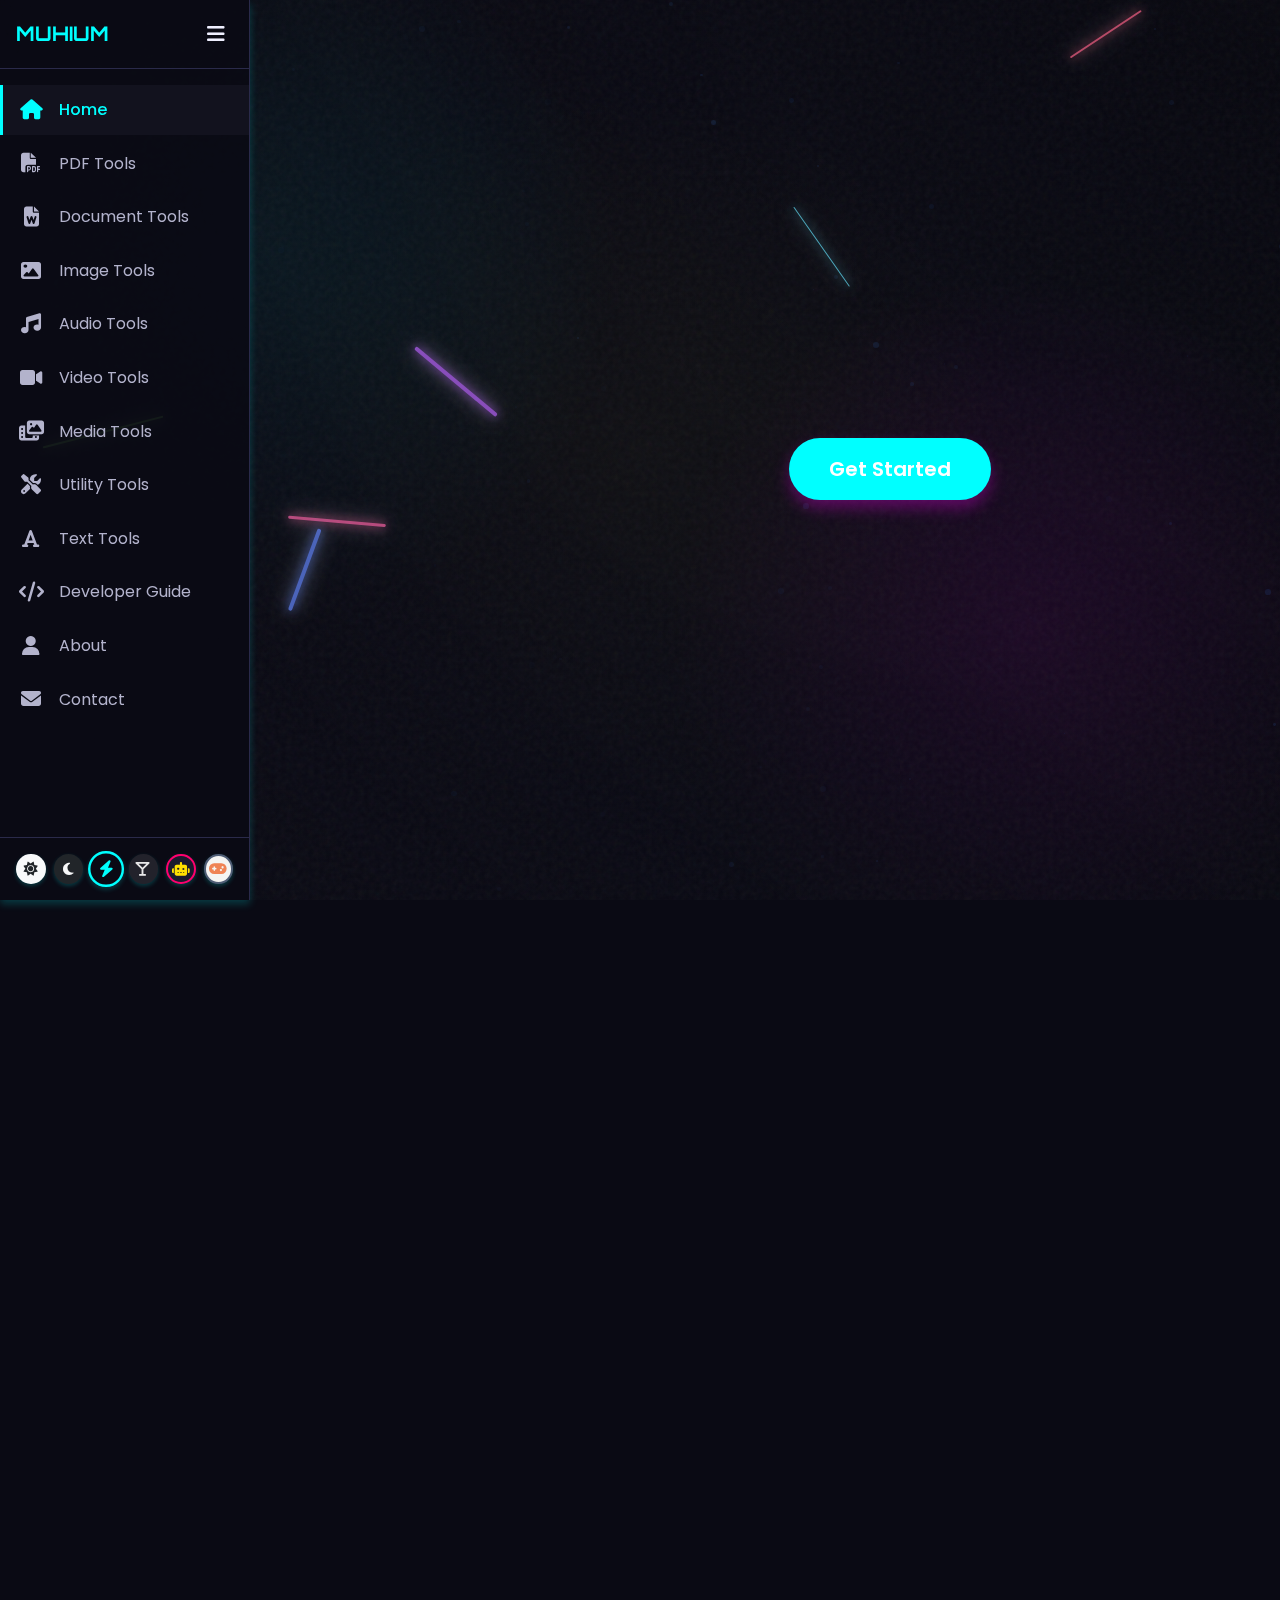
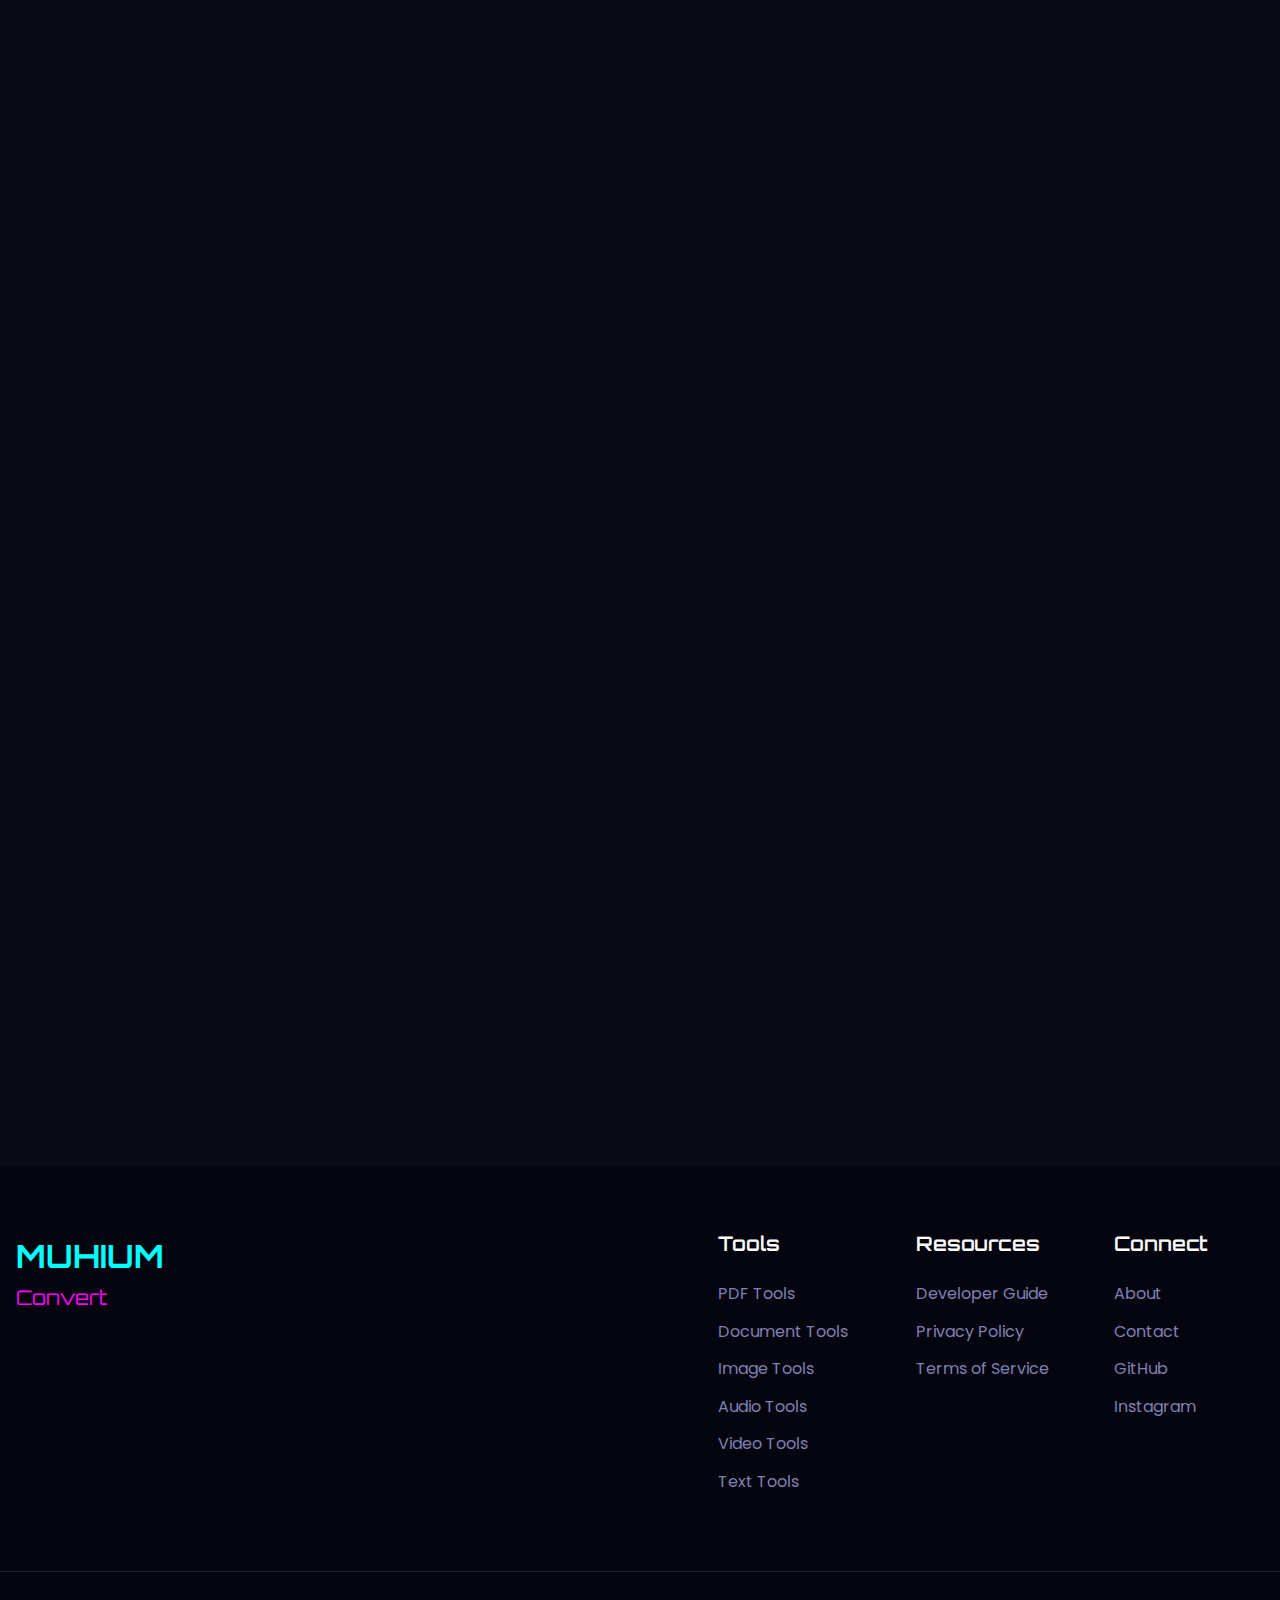
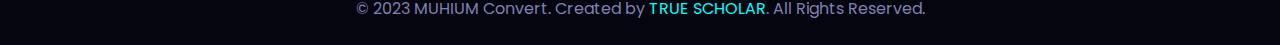
<file: index.html>
<!DOCTYPE html>
<html lang="en">
<head>
    <meta charset="UTF-8">
    <meta name="viewport" content="width=device-width, initial-scale=1.0">
    <meta name="description" content="MUHIUM Convert - The Ultimate Multi-Format Conversion Experience. Convert PDFs, documents, images, audio, video and more with our cutting-edge tools.">
    <meta name="keywords" content="file converter, pdf tools, image converter, audio converter, video converter, text tools, format conversion">
    <meta name="author" content="TRUE SCHOLAR">
    
    <!-- Open Graph / Social Media Meta Tags -->
    <meta property="og:title" content="MUHIUM Convert - Ultimate Multi-Format Conversion">
    <meta property="og:description" content="Convert Anything. Elevate Everything. The most advanced file conversion suite with immersive UI.">
    <meta property="og:type" content="website">
    <meta property="og:url" content="https://muhium-convert.com">
    
    <!-- Structured Data -->
    <script type="application/ld+json">
    {
        "@context": "https://schema.org",
        "@type": "WebApplication",
        "name": "MUHIUM Convert",
        "description": "The Ultimate Multi-Format Conversion Experience",
        "applicationCategory": "Utility",
        "operatingSystem": "Any",
        "offers": {
            "@type": "Offer",
            "price": "0.00",
            "priceCurrency": "USD"
        },
        "author": {
            "@type": "Person",
            "name": "TRUE SCHOLAR"
        }
    }
    </script>
    
    <title>MUHIUM Convert - Ultimate Multi-Format Conversion</title>
    <link rel="stylesheet" href="css/globals.css">
    <link rel="stylesheet" href="css/animations.css">
    <link rel="stylesheet" href="https://cdnjs.cloudflare.com/ajax/libs/font-awesome/6.4.0/css/all.min.css">
    <!-- Favicon -->
    <link rel="icon" href="img/favicon.ico" type="image/x-icon">
    <!-- PWA Support -->
    <link rel="manifest" href="manifest.json">
    <meta name="theme-color" content="#101020">
</head>
<body class="theme-neon">
    <div class="animated-background">
        <div class="particle-layer"></div>
        <div class="gradient-layer"></div>
        <div class="noise-layer"></div>
    </div>

    <!-- Sidebar Navigation -->
    <nav class="sidebar" id="sidebar">
        <div class="sidebar-header">
            <div class="logo">
                <span class="logo-text">MUHIUM</span>
            </div>
            <button id="sidebar-toggle" class="sidebar-toggle" aria-label="Toggle Sidebar">
                <i class="fas fa-bars"></i>
            </button>
        </div>
        <div class="sidebar-content">
            <ul class="nav-links">
                <li class="active"><a href="index.html"><i class="fas fa-home"></i> <span>Home</span></a></li>
                <li><a href="pdf-tools.html"><i class="fas fa-file-pdf"></i> <span>PDF Tools</span></a></li>
                <li><a href="document-tools.html"><i class="fas fa-file-word"></i> <span>Document Tools</span></a></li>
                <li><a href="image-tools.html"><i class="fas fa-image"></i> <span>Image Tools</span></a></li>
                <li><a href="audio-tools.html"><i class="fas fa-music"></i> <span>Audio Tools</span></a></li>
                <li><a href="video-tools.html"><i class="fas fa-video"></i> <span>Video Tools</span></a></li>
                <li><a href="media-tools.html"><i class="fas fa-photo-film"></i> <span>Media Tools</span></a></li>
                <li><a href="utility-tools.html"><i class="fas fa-tools"></i> <span>Utility Tools</span></a></li>
                <li><a href="text-tools.html"><i class="fas fa-font"></i> <span>Text Tools</span></a></li>
                <li><a href="developer-guide.html"><i class="fas fa-code"></i> <span>Developer Guide</span></a></li>
                <li><a href="about.html"><i class="fas fa-user"></i> <span>About</span></a></li>
                <li><a href="contact.html"><i class="fas fa-envelope"></i> <span>Contact</span></a></li>
            </ul>
        </div>
        <div class="sidebar-footer">
            <div class="theme-selector">
                <button class="theme-btn" data-theme="light" aria-label="Light Theme"><i class="fas fa-sun"></i></button>
                <button class="theme-btn" data-theme="dark" aria-label="Dark Theme"><i class="fas fa-moon"></i></button>
                <button class="theme-btn" data-theme="neon" aria-label="Neon Theme"><i class="fas fa-bolt"></i></button>
                <button class="theme-btn" data-theme="glassy" aria-label="Glassy Theme"><i class="fas fa-glass-martini"></i></button>
                <button class="theme-btn" data-theme="cyberpunk" aria-label="Cyberpunk Theme"><i class="fas fa-robot"></i></button>
                <button class="theme-btn" data-theme="retro" aria-label="Retro Theme"><i class="fas fa-gamepad"></i></button>
            </div>
        </div>
    </nav>

    <!-- Main Content -->
    <main class="main-content">
        <div class="hero-section parallax-container">
            <div class="welcome-message" id="welcome-message">
                <!-- Dynamically populated based on time of day -->
            </div>
            <h1 class="site-title kinetic-text">
                <span class="letter-anim">M</span>
                <span class="letter-anim">U</span>
                <span class="letter-anim">H</span>
                <span class="letter-anim">I</span>
                <span class="letter-anim">U</span>
                <span class="letter-anim">M</span>
                <span class="letter-anim spacer"></span>
                <span class="letter-anim">C</span>
                <span class="letter-anim">o</span>
                <span class="letter-anim">n</span>
                <span class="letter-anim">v</span>
                <span class="letter-anim">e</span>
                <span class="letter-anim">r</span>
                <span class="letter-anim">t</span>
            </h1>
            <p class="site-tagline">Convert Anything. Elevate Everything.</p>
            <div class="cta-container">
                <button class="cta-button ripple-effect">Get Started<span class="hover-glow"></span></button>
            </div>
        </div>

        <div class="features-section">
            <h2 class="section-title">All-in-One Conversion Suite</h2>
            <div class="feature-grid">
                <div class="feature-card" data-tool="pdf">
                    <div class="card-inner">
                        <i class="feature-icon fas fa-file-pdf"></i>
                        <h3>PDF Tools</h3>
                        <p>Merge, split, compress, encrypt PDFs and more</p>
                        <a href="pdf-tools.html" class="feature-link">Explore <i class="fas fa-chevron-right"></i></a>
                    </div>
                </div>
                <div class="feature-card" data-tool="document">
                    <div class="card-inner">
                        <i class="feature-icon fas fa-file-word"></i>
                        <h3>Document Tools</h3>
                        <p>Convert documents between multiple formats</p>
                        <a href="document-tools.html" class="feature-link">Explore <i class="fas fa-chevron-right"></i></a>
                    </div>
                </div>
                <div class="feature-card" data-tool="image">
                    <div class="card-inner">
                        <i class="feature-icon fas fa-image"></i>
                        <h3>Image Tools</h3>
                        <p>Convert, resize, compress, and edit images</p>
                        <a href="image-tools.html" class="feature-link">Explore <i class="fas fa-chevron-right"></i></a>
                    </div>
                </div>
                <div class="feature-card" data-tool="audio">
                    <div class="card-inner">
                        <i class="feature-icon fas fa-music"></i>
                        <h3>Audio Tools</h3>
                        <p>Convert audio files, edit, and add effects</p>
                        <a href="audio-tools.html" class="feature-link">Explore <i class="fas fa-chevron-right"></i></a>
                    </div>
                </div>
                <div class="feature-card" data-tool="video">
                    <div class="card-inner">
                        <i class="feature-icon fas fa-video"></i>
                        <h3>Video Tools</h3>
                        <p>Convert videos, trim, crop, and add subtitles</p>
                        <a href="video-tools.html" class="feature-link">Explore <i class="fas fa-chevron-right"></i></a>
                    </div>
                </div>
                <div class="feature-card" data-tool="text">
                    <div class="card-inner">
                        <i class="feature-icon fas fa-font"></i>
                        <h3>Text Tools</h3>
                        <p>Count words, analyze text, check plagiarism</p>
                        <a href="text-tools.html" class="feature-link">Explore <i class="fas fa-chevron-right"></i></a>
                    </div>
                </div>
            </div>
        </div>

        <div class="how-it-works">
            <h2 class="section-title">How It Works</h2>
            <div class="steps-container">
                <div class="step">
                    <div class="step-number">1</div>
                    <div class="step-content">
                        <h3>Choose a Tool</h3>
                        <p>Select from our wide range of conversion and processing tools</p>
                    </div>
                </div>
                <div class="step">
                    <div class="step-number">2</div>
                    <div class="step-content">
                        <h3>Upload Files</h3>
                        <p>Drag and drop or browse to select your files</p>
                    </div>
                </div>
                <div class="step">
                    <div class="step-number">3</div>
                    <div class="step-content">
                        <h3>Process</h3>
                        <p>Let our powerful algorithms process your files with precision</p>
                    </div>
                </div>
                <div class="step">
                    <div class="step-number">4</div>
                    <div class="step-content">
                        <h3>Download</h3>
                        <p>Get your converted files instantly with no quality loss</p>
                    </div>
                </div>
            </div>
        </div>

        <div class="privacy-section">
            <div class="privacy-content">
                <h2>Your Privacy Matters</h2>
                <p>All conversions happen right in your browser. Your files never leave your device, ensuring complete privacy and security.</p>
                <ul class="privacy-features">
                    <li><i class="fas fa-lock"></i> Client-side processing only</li>
                    <li><i class="fas fa-shield-alt"></i> Files never uploaded to any server</li>
                    <li><i class="fas fa-check-circle"></i> No data retention</li>
                </ul>
            </div>
        </div>
    </main>

    <footer class="site-footer">
        <div class="footer-content">
            <div class="footer-logo">
                <span class="logo-text">MUHIUM</span>
                <span class="tagline">Convert</span>
            </div>
            <div class="footer-links">
                <div class="footer-section">
                    <h3>Tools</h3>
                    <ul>
                        <li><a href="pdf-tools.html">PDF Tools</a></li>
                        <li><a href="document-tools.html">Document Tools</a></li>
                        <li><a href="image-tools.html">Image Tools</a></li>
                        <li><a href="audio-tools.html">Audio Tools</a></li>
                        <li><a href="video-tools.html">Video Tools</a></li>
                        <li><a href="text-tools.html">Text Tools</a></li>
                    </ul>
                </div>
                <div class="footer-section">
                    <h3>Resources</h3>
                    <ul>
                        <li><a href="developer-guide.html">Developer Guide</a></li>
                        <li><a href="#">Privacy Policy</a></li>
                        <li><a href="#">Terms of Service</a></li>
                    </ul>
                </div>
                <div class="footer-section">
                    <h3>Connect</h3>
                    <ul>
                        <li><a href="about.html">About</a></li>
                        <li><a href="contact.html">Contact</a></li>
                        <li><a href="https://github.com/mattiulhasnain/" target="_blank">GitHub</a></li>
                        <li><a href="https://www.instagram.com/m.mattiulhasnain/" target="_blank">Instagram</a></li>
                    </ul>
                </div>
            </div>
        </div>
        <div class="footer-bottom">
            <p>&copy; 2023 MUHIUM Convert. Created by <a href="about.html">TRUE SCHOLAR</a>. All Rights Reserved.</p>
        </div>
    </footer>

    <script src="js/main.js"></script>
    <script src="js/effects.js"></script>
</body>
</html>
</file>
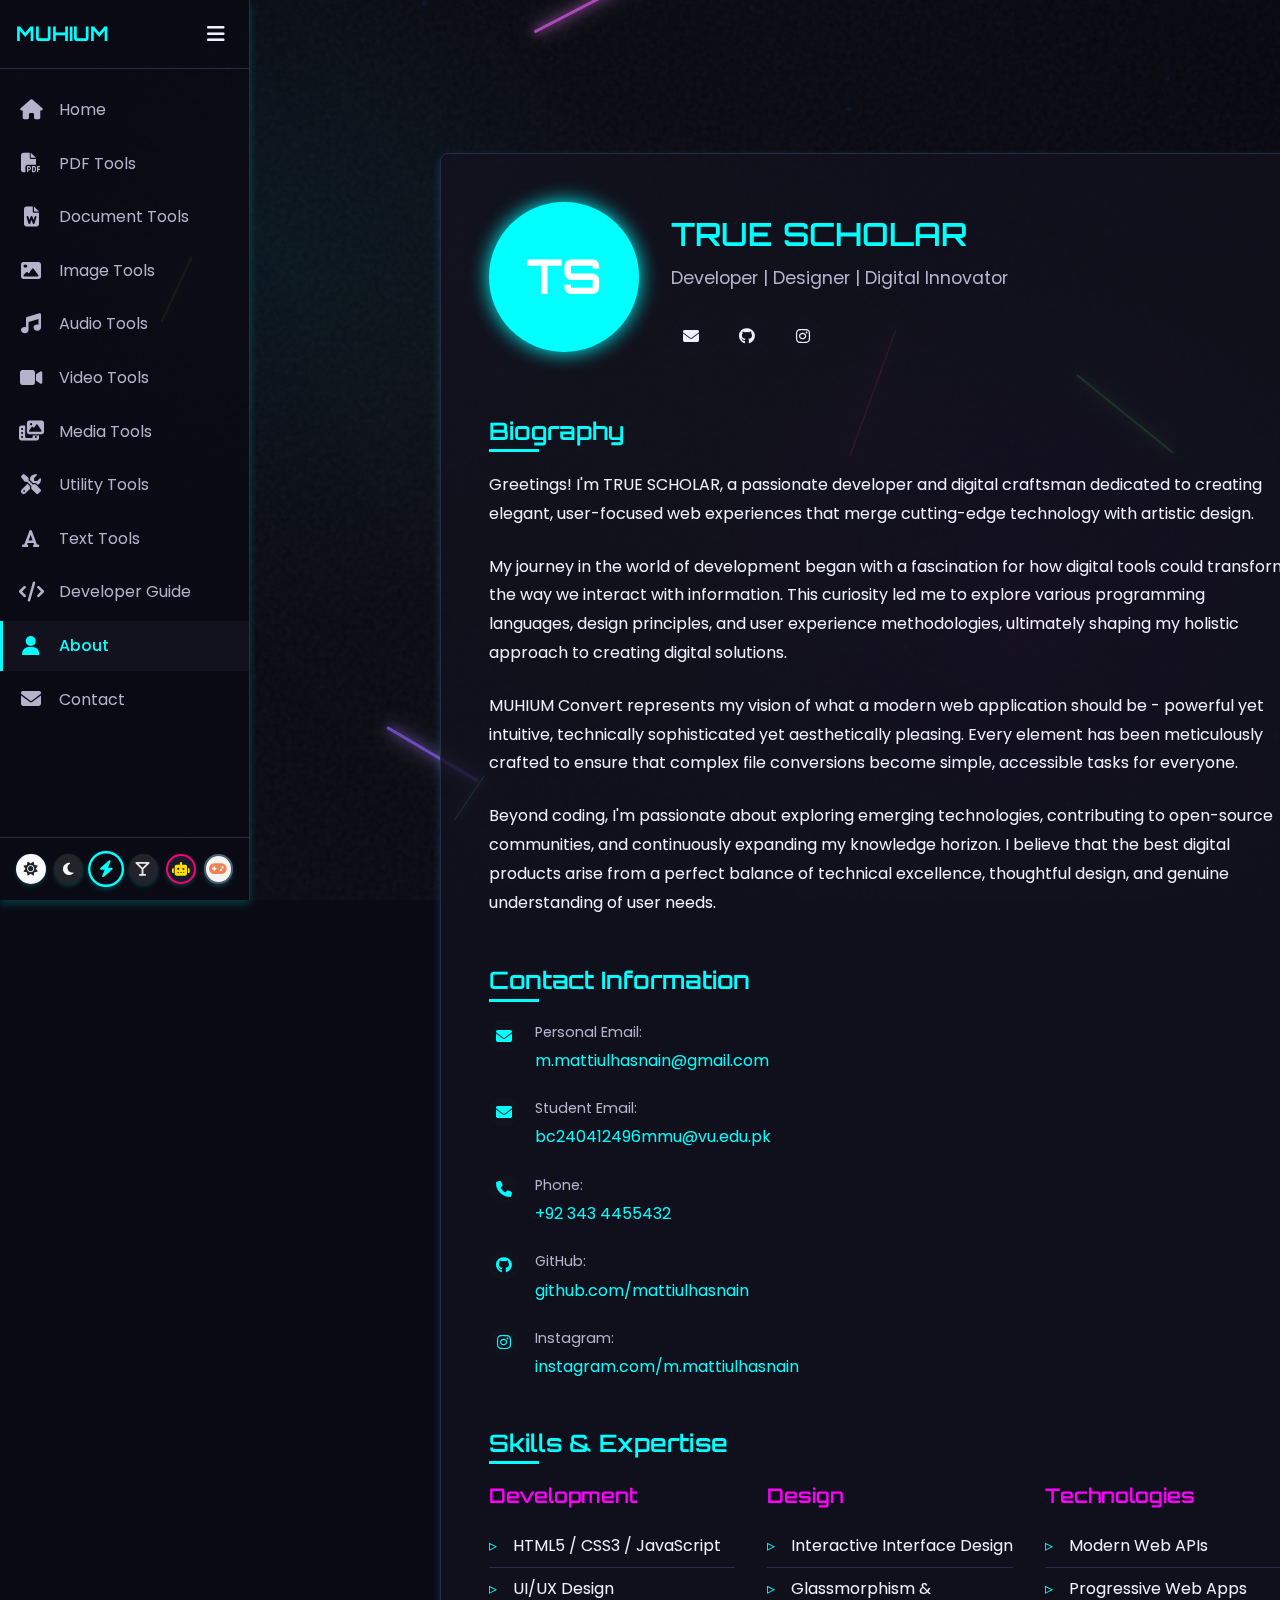
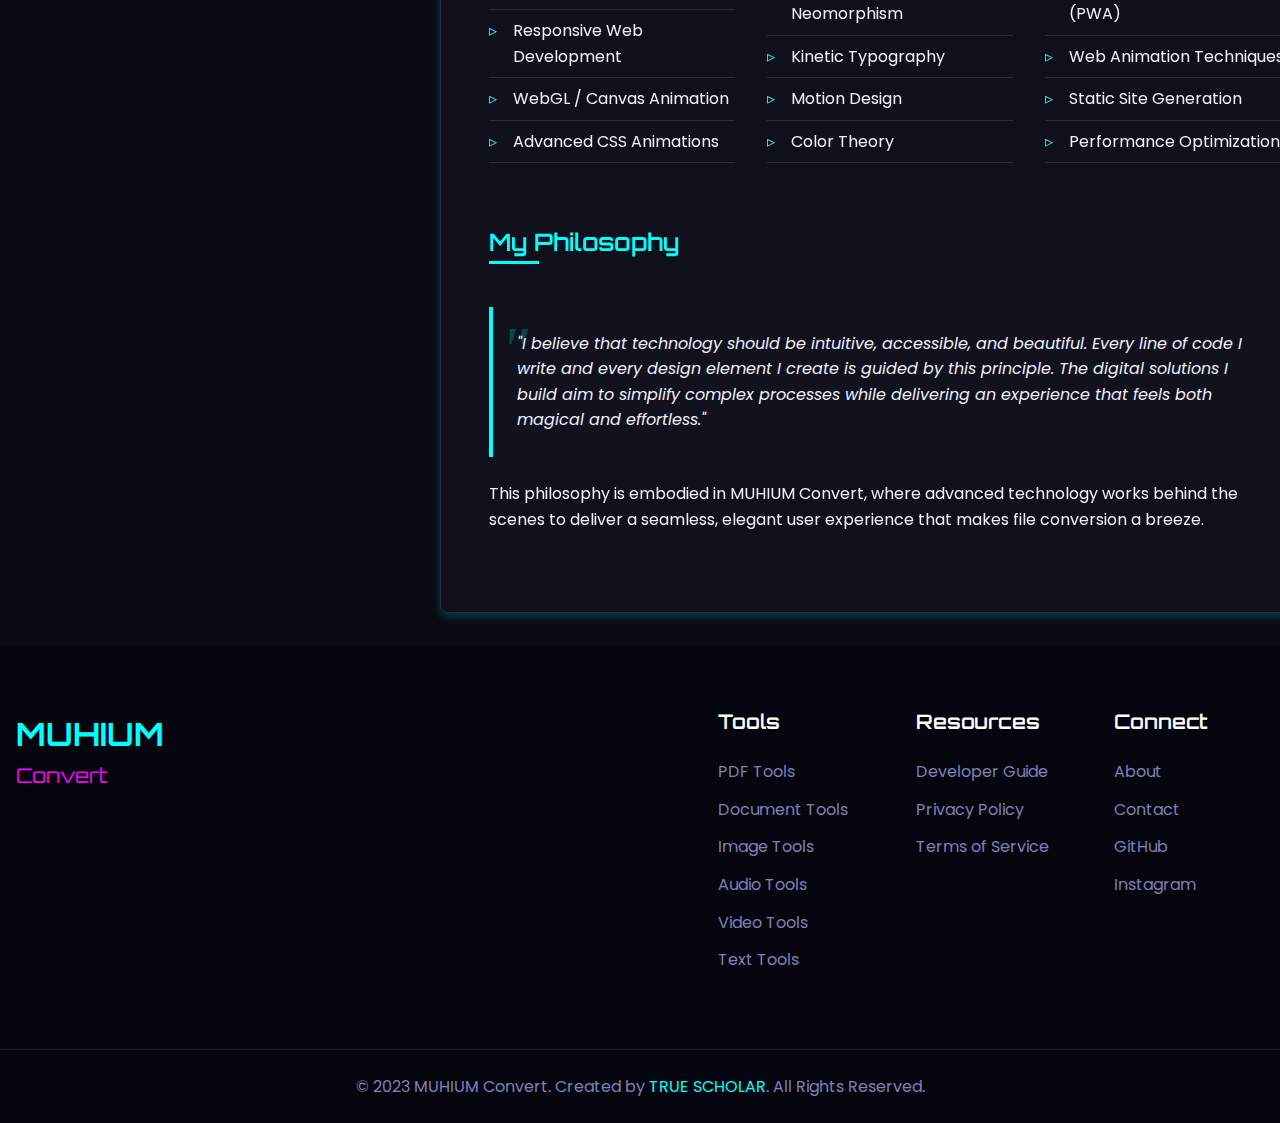
<file: about.html>
<!DOCTYPE html>
<html lang="en">
<head>
    <meta charset="UTF-8">
    <meta name="viewport" content="width=device-width, initial-scale=1.0">
    <meta name="description" content="About TRUE SCHOLAR - Creator of MUHIUM Convert, the Ultimate Multi-Format Conversion Experience.">
    <meta name="keywords" content="TRUE SCHOLAR, developer, web designer, MUHIUM Convert">
    <meta name="author" content="TRUE SCHOLAR">
    
    <!-- Open Graph / Social Media Meta Tags -->
    <meta property="og:title" content="About TRUE SCHOLAR - MUHIUM Convert">
    <meta property="og:description" content="Learn about TRUE SCHOLAR, the creator of MUHIUM Convert, the ultimate multi-format conversion website.">
    <meta property="og:type" content="website">
    <meta property="og:url" content="https://muhium-convert.com/about.html">
    
    <title>About TRUE SCHOLAR - MUHIUM Convert</title>
    <link rel="stylesheet" href="css/globals.css">
    <link rel="stylesheet" href="css/animations.css">
    <link rel="stylesheet" href="https://cdnjs.cloudflare.com/ajax/libs/font-awesome/6.4.0/css/all.min.css">
    <!-- Favicon -->
    <link rel="icon" href="img/favicon.ico" type="image/x-icon">
    <!-- PWA Support -->
    <link rel="manifest" href="manifest.json">
    <meta name="theme-color" content="#101020">
</head>
<body class="theme-neon">
    <div class="animated-background">
        <div class="particle-layer"></div>
        <div class="gradient-layer"></div>
        <div class="noise-layer"></div>
    </div>

    <!-- Sidebar Navigation -->
    <nav class="sidebar" id="sidebar">
        <div class="sidebar-header">
            <div class="logo">
                <span class="logo-text">MUHIUM</span>
            </div>
            <button id="sidebar-toggle" class="sidebar-toggle" aria-label="Toggle Sidebar">
                <i class="fas fa-bars"></i>
            </button>
        </div>
        <div class="sidebar-content">
            <ul class="nav-links">
                <li><a href="index.html"><i class="fas fa-home"></i> <span>Home</span></a></li>
                <li><a href="pdf-tools.html"><i class="fas fa-file-pdf"></i> <span>PDF Tools</span></a></li>
                <li><a href="document-tools.html"><i class="fas fa-file-word"></i> <span>Document Tools</span></a></li>
                <li><a href="image-tools.html"><i class="fas fa-image"></i> <span>Image Tools</span></a></li>
                <li><a href="audio-tools.html"><i class="fas fa-music"></i> <span>Audio Tools</span></a></li>
                <li><a href="video-tools.html"><i class="fas fa-video"></i> <span>Video Tools</span></a></li>
                <li><a href="media-tools.html"><i class="fas fa-photo-film"></i> <span>Media Tools</span></a></li>
                <li><a href="utility-tools.html"><i class="fas fa-tools"></i> <span>Utility Tools</span></a></li>
                <li><a href="text-tools.html"><i class="fas fa-font"></i> <span>Text Tools</span></a></li>
                <li><a href="developer-guide.html"><i class="fas fa-code"></i> <span>Developer Guide</span></a></li>
                <li class="active"><a href="about.html"><i class="fas fa-user"></i> <span>About</span></a></li>
                <li><a href="contact.html"><i class="fas fa-envelope"></i> <span>Contact</span></a></li>
            </ul>
        </div>
        <div class="sidebar-footer">
            <div class="theme-selector">
                <button class="theme-btn" data-theme="light" aria-label="Light Theme"><i class="fas fa-sun"></i></button>
                <button class="theme-btn" data-theme="dark" aria-label="Dark Theme"><i class="fas fa-moon"></i></button>
                <button class="theme-btn" data-theme="neon" aria-label="Neon Theme"><i class="fas fa-bolt"></i></button>
                <button class="theme-btn" data-theme="glassy" aria-label="Glassy Theme"><i class="fas fa-glass-martini"></i></button>
                <button class="theme-btn" data-theme="cyberpunk" aria-label="Cyberpunk Theme"><i class="fas fa-robot"></i></button>
                <button class="theme-btn" data-theme="retro" aria-label="Retro Theme"><i class="fas fa-gamepad"></i></button>
            </div>
        </div>
    </nav>

    <!-- Main Content -->
    <main class="main-content">
        <div class="about-section fade-in-section">
            <h1 class="about-title kinetic-text">
                <span class="letter-anim">A</span>
                <span class="letter-anim">b</span>
                <span class="letter-anim">o</span>
                <span class="letter-anim">u</span>
                <span class="letter-anim">t</span>
                <span class="letter-anim spacer"></span>
                <span class="letter-anim">T</span>
                <span class="letter-anim">R</span>
                <span class="letter-anim">U</span>
                <span class="letter-anim">E</span>
                <span class="letter-anim spacer"></span>
                <span class="letter-anim">S</span>
                <span class="letter-anim">C</span>
                <span class="letter-anim">H</span>
                <span class="letter-anim">O</span>
                <span class="letter-anim">L</span>
                <span class="letter-anim">A</span>
                <span class="letter-anim">R</span>
            </h1>

            <div class="about-content card">
                <div class="profile-section">
                    <div class="profile-image">
                        <!-- Profile image placeholder with initials -->
                        <div class="profile-initials">TS</div>
                    </div>
                    <div class="profile-details">
                        <h2>TRUE SCHOLAR</h2>
                        <p class="profile-subtitle">Developer | Designer | Digital Innovator</p>
                        <div class="profile-social">
                            <a href="mailto:m.mattiulhasnain@gmail.com" class="social-icon" aria-label="Email">
                                <i class="fas fa-envelope"></i>
                            </a>
                            <a href="https://github.com/mattiulhasnain/" target="_blank" class="social-icon" aria-label="GitHub">
                                <i class="fab fa-github"></i>
                            </a>
                            <a href="https://www.instagram.com/m.mattiulhasnain/" target="_blank" class="social-icon" aria-label="Instagram">
                                <i class="fab fa-instagram"></i>
                            </a>
                        </div>
                    </div>
                </div>

                <div class="about-bio">
                    <h3>Biography</h3>
                    <p>Greetings! I'm TRUE SCHOLAR, a passionate developer and digital craftsman dedicated to creating elegant, user-focused web experiences that merge cutting-edge technology with artistic design.</p>
                    
                    <p>My journey in the world of development began with a fascination for how digital tools could transform the way we interact with information. This curiosity led me to explore various programming languages, design principles, and user experience methodologies, ultimately shaping my holistic approach to creating digital solutions.</p>
                    
                    <p>MUHIUM Convert represents my vision of what a modern web application should be - powerful yet intuitive, technically sophisticated yet aesthetically pleasing. Every element has been meticulously crafted to ensure that complex file conversions become simple, accessible tasks for everyone.</p>
                    
                    <p>Beyond coding, I'm passionate about exploring emerging technologies, contributing to open-source communities, and continuously expanding my knowledge horizon. I believe that the best digital products arise from a perfect balance of technical excellence, thoughtful design, and genuine understanding of user needs.</p>
                </div>

                <div class="contact-details">
                    <h3>Contact Information</h3>
                    <ul class="contact-list">
                        <li>
                            <i class="fas fa-envelope"></i>
                            <div>
                                <span>Personal Email:</span>
                                <a href="mailto:m.mattiulhasnain@gmail.com">m.mattiulhasnain@gmail.com</a>
                            </div>
                        </li>
                        <li>
                            <i class="fas fa-envelope"></i>
                            <div>
                                <span>Student Email:</span>
                                <a href="mailto:bc240412496mmu@vu.edu.pk">bc240412496mmu@vu.edu.pk</a>
                            </div>
                        </li>
                        <li>
                            <i class="fas fa-phone"></i>
                            <div>
                                <span>Phone:</span>
                                <a href="tel:+923434455432">+92 343 4455432</a>
                            </div>
                        </li>
                        <li>
                            <i class="fab fa-github"></i>
                            <div>
                                <span>GitHub:</span>
                                <a href="https://github.com/mattiulhasnain/" target="_blank">github.com/mattiulhasnain</a>
                            </div>
                        </li>
                        <li>
                            <i class="fab fa-instagram"></i>
                            <div>
                                <span>Instagram:</span>
                                <a href="https://www.instagram.com/m.mattiulhasnain/" target="_blank">instagram.com/m.mattiulhasnain</a>
                            </div>
                        </li>
                    </ul>
                </div>

                <div class="skills-section">
                    <h3>Skills & Expertise</h3>
                    <div class="skills-grid">
                        <div class="skill-category">
                            <h4>Development</h4>
                            <ul class="skill-list">
                                <li>HTML5 / CSS3 / JavaScript</li>
                                <li>UI/UX Design</li>
                                <li>Responsive Web Development</li>
                                <li>WebGL / Canvas Animation</li>
                                <li>Advanced CSS Animations</li>
                            </ul>
                        </div>
                        <div class="skill-category">
                            <h4>Design</h4>
                            <ul class="skill-list">
                                <li>Interactive Interface Design</li>
                                <li>Glassmorphism & Neomorphism</li>
                                <li>Kinetic Typography</li>
                                <li>Motion Design</li>
                                <li>Color Theory</li>
                            </ul>
                        </div>
                        <div class="skill-category">
                            <h4>Technologies</h4>
                            <ul class="skill-list">
                                <li>Modern Web APIs</li>
                                <li>Progressive Web Apps (PWA)</li>
                                <li>Web Animation Techniques</li>
                                <li>Static Site Generation</li>
                                <li>Performance Optimization</li>
                            </ul>
                        </div>
                    </div>
                </div>

                <div class="philosophy-section">
                    <h3>My Philosophy</h3>
                    <blockquote>
                        "I believe that technology should be intuitive, accessible, and beautiful. Every line of code I write and every design element I create is guided by this principle. The digital solutions I build aim to simplify complex processes while delivering an experience that feels both magical and effortless."
                    </blockquote>
                    <p>This philosophy is embodied in MUHIUM Convert, where advanced technology works behind the scenes to deliver a seamless, elegant user experience that makes file conversion a breeze.</p>
                </div>
            </div>
        </div>
    </main>

    <footer class="site-footer">
        <div class="footer-content">
            <div class="footer-logo">
                <span class="logo-text">MUHIUM</span>
                <span class="tagline">Convert</span>
            </div>
            <div class="footer-links">
                <div class="footer-section">
                    <h3>Tools</h3>
                    <ul>
                        <li><a href="pdf-tools.html">PDF Tools</a></li>
                        <li><a href="document-tools.html">Document Tools</a></li>
                        <li><a href="image-tools.html">Image Tools</a></li>
                        <li><a href="audio-tools.html">Audio Tools</a></li>
                        <li><a href="video-tools.html">Video Tools</a></li>
                        <li><a href="text-tools.html">Text Tools</a></li>
                    </ul>
                </div>
                <div class="footer-section">
                    <h3>Resources</h3>
                    <ul>
                        <li><a href="developer-guide.html">Developer Guide</a></li>
                        <li><a href="#">Privacy Policy</a></li>
                        <li><a href="#">Terms of Service</a></li>
                    </ul>
                </div>
                <div class="footer-section">
                    <h3>Connect</h3>
                    <ul>
                        <li><a href="about.html">About</a></li>
                        <li><a href="contact.html">Contact</a></li>
                        <li><a href="https://github.com/mattiulhasnain/" target="_blank">GitHub</a></li>
                        <li><a href="https://www.instagram.com/m.mattiulhasnain/" target="_blank">Instagram</a></li>
                    </ul>
                </div>
            </div>
        </div>
        <div class="footer-bottom">
            <p>&copy; 2023 MUHIUM Convert. Created by <a href="about.html">TRUE SCHOLAR</a>. All Rights Reserved.</p>
        </div>
    </footer>

    <script src="js/main.js"></script>
    <script src="js/effects.js"></script>
    
    <style>
        /* About page specific styles */
        .about-section {
            padding: 2rem 0;
        }
        
        .about-title {
            text-align: center;
            margin-bottom: 3rem;
            font-size: 3.5rem;
        }
        
        .about-content {
            max-width: 900px;
            margin: 0 auto;
            padding: 3rem;
        }
        
        .profile-section {
            display: flex;
            align-items: center;
            margin-bottom: 3rem;
            flex-wrap: wrap;
        }
        
        .profile-image {
            width: 150px;
            height: 150px;
            border-radius: 50%;
            overflow: hidden;
            margin-right: 2rem;
            background-color: var(--color-primary);
            display: flex;
            align-items: center;
            justify-content: center;
            box-shadow: var(--shadow-lg);
            margin-bottom: 1rem;
        }
        
        .profile-initials {
            font-size: 3rem;
            font-weight: 700;
            color: var(--color-text-on-dark);
            font-family: var(--font-secondary);
        }
        
        .profile-details {
            flex: 1;
            min-width: 250px;
        }
        
        .profile-details h2 {
            margin-bottom: 0.5rem;
            color: var(--color-primary);
        }
        
        .profile-subtitle {
            font-size: 1.1rem;
            color: var(--color-text-secondary);
            margin-bottom: 1.5rem;
        }
        
        .profile-social {
            display: flex;
            gap: 1rem;
        }
        
        .social-icon {
            width: 40px;
            height: 40px;
            border-radius: 50%;
            background-color: var(--color-bg-secondary);
            display: flex;
            align-items: center;
            justify-content: center;
            color: var(--color-text-primary);
            transition: all var(--transition-fast);
        }
        
        .social-icon:hover {
            background-color: var(--color-primary);
            color: var(--color-text-on-dark);
            transform: translateY(-3px);
        }
        
        .about-bio {
            margin-bottom: 3rem;
        }
        
        .about-bio h3 {
            color: var(--color-primary);
            margin-bottom: 1.5rem;
            position: relative;
            display: inline-block;
        }
        
        .about-bio h3::after {
            content: '';
            position: absolute;
            bottom: -5px;
            left: 0;
            width: 50px;
            height: 3px;
            background-color: var(--color-primary);
        }
        
        .about-bio p {
            margin-bottom: 1.5rem;
            line-height: 1.8;
        }
        
        .contact-details {
            margin-bottom: 3rem;
        }
        
        .contact-details h3 {
            color: var(--color-primary);
            margin-bottom: 1.5rem;
            position: relative;
            display: inline-block;
        }
        
        .contact-details h3::after {
            content: '';
            position: absolute;
            bottom: -5px;
            left: 0;
            width: 50px;
            height: 3px;
            background-color: var(--color-primary);
        }
        
        .contact-list {
            list-style: none;
            padding: 0;
        }
        
        .contact-list li {
            display: flex;
            align-items: flex-start;
            margin-bottom: 1.5rem;
        }
        
        .contact-list li i {
            width: 30px;
            height: 30px;
            background-color: var(--color-bg-secondary);
            border-radius: 50%;
            display: flex;
            align-items: center;
            justify-content: center;
            margin-right: 1rem;
            color: var(--color-primary);
        }
        
        .contact-list li div {
            flex: 1;
        }
        
        .contact-list li span {
            display: block;
            color: var(--color-text-secondary);
            margin-bottom: 0.25rem;
            font-size: 0.9rem;
        }
        
        .contact-list li a {
            color: var(--color-primary);
            transition: color var(--transition-fast);
        }
        
        .contact-list li a:hover {
            color: var(--color-secondary);
            text-decoration: underline;
        }
        
        .skills-section {
            margin-bottom: 3rem;
        }
        
        .skills-section h3 {
            color: var(--color-primary);
            margin-bottom: 1.5rem;
            position: relative;
            display: inline-block;
        }
        
        .skills-section h3::after {
            content: '';
            position: absolute;
            bottom: -5px;
            left: 0;
            width: 50px;
            height: 3px;
            background-color: var(--color-primary);
        }
        
        .skills-grid {
            display: grid;
            grid-template-columns: repeat(auto-fit, minmax(240px, 1fr));
            gap: 2rem;
        }
        
        .skill-category h4 {
            margin-bottom: 1rem;
            color: var(--color-secondary);
        }
        
        .skill-list {
            list-style: none;
            padding: 0;
        }
        
        .skill-list li {
            padding: 0.5rem 0;
            border-bottom: 1px solid var(--color-border);
            position: relative;
            padding-left: 1.5rem;
        }
        
        .skill-list li::before {
            content: '▹';
            position: absolute;
            left: 0;
            color: var(--color-primary);
        }
        
        .philosophy-section {
            margin-bottom: 2rem;
        }
        
        .philosophy-section h3 {
            color: var(--color-primary);
            margin-bottom: 1.5rem;
            position: relative;
            display: inline-block;
        }
        
        .philosophy-section h3::after {
            content: '';
            position: absolute;
            bottom: -5px;
            left: 0;
            width: 50px;
            height: 3px;
            background-color: var(--color-primary);
        }
        
        .philosophy-section blockquote {
            padding: 1.5rem;
            border-left: 4px solid var(--color-primary);
            background-color: var(--color-bg-secondary);
            border-radius: 0 var(--border-radius-md) var(--border-radius-md) 0;
            margin: 1.5rem 0;
            font-style: italic;
            position: relative;
        }
        
        .philosophy-section blockquote::before {
            content: '"';
            font-size: 4rem;
            position: absolute;
            top: -0.5rem;
            left: 0.5rem;
            opacity: 0.2;
            color: var(--color-primary);
            font-family: serif;
        }
        
        /* Theme-specific styles */
        .theme-neon .profile-image {
            box-shadow: 0 0 20px var(--color-primary);
        }
        
        .theme-cyberpunk .profile-image {
            clip-path: polygon(20% 0%, 80% 0%, 100% 20%, 100% 80%, 80% 100%, 20% 100%, 0% 80%, 0% 20%);
        }
        
        .theme-glassy .contact-list li i,
        .theme-glassy .social-icon {
            backdrop-filter: blur(10px);
            -webkit-backdrop-filter: blur(10px);
            background-color: rgba(255, 255, 255, 0.1);
            border: 1px solid rgba(255, 255, 255, 0.2);
        }
        
        /* Responsive styles */
        @media (max-width: 768px) {
            .about-title {
                font-size: 2.5rem;
            }
            
            .about-content {
                padding: 2rem;
            }
            
            .profile-section {
                flex-direction: column;
                align-items: center;
                text-align: center;
            }
            
            .profile-image {
                margin-right: 0;
                margin-bottom: 1.5rem;
            }
            
            .profile-social {
                justify-content: center;
            }
            
            .skills-grid {
                grid-template-columns: 1fr;
            }
        }
    </style>
</body>
</html>
</file>
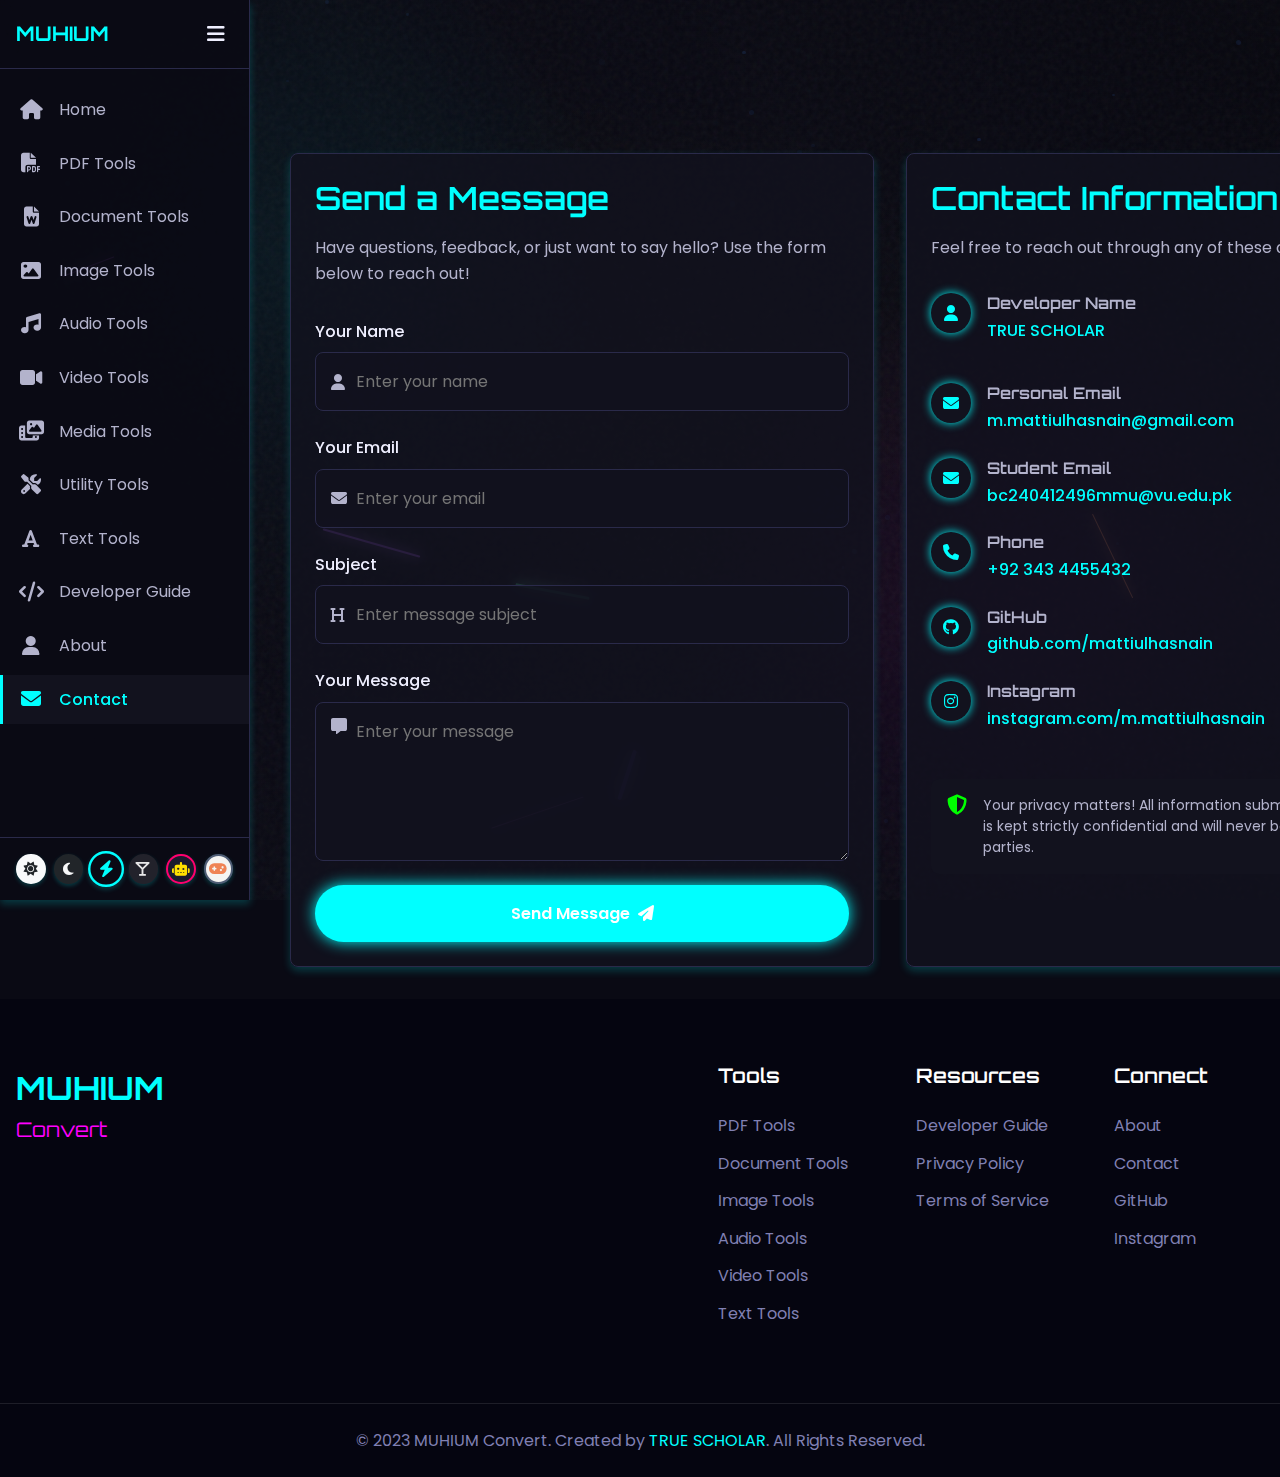
<file: contact.html>
<!DOCTYPE html>
<html lang="en">
<head>
    <meta charset="UTF-8">
    <meta name="viewport" content="width=device-width, initial-scale=1.0">
    <meta name="description" content="Contact TRUE SCHOLAR - Creator of MUHIUM Convert, the Ultimate Multi-Format Conversion Experience.">
    <meta name="keywords" content="contact, TRUE SCHOLAR, MUHIUM Convert">
    <meta name="author" content="TRUE SCHOLAR">
    
    <!-- Open Graph / Social Media Meta Tags -->
    <meta property="og:title" content="Contact TRUE SCHOLAR - MUHIUM Convert">
    <meta property="og:description" content="Get in touch with TRUE SCHOLAR, the creator of MUHIUM Convert, the ultimate multi-format conversion website.">
    <meta property="og:type" content="website">
    <meta property="og:url" content="https://muhium-convert.com/contact.html">
    
    <title>Contact - MUHIUM Convert</title>
    <link rel="stylesheet" href="css/globals.css">
    <link rel="stylesheet" href="css/animations.css">
    <link rel="stylesheet" href="https://cdnjs.cloudflare.com/ajax/libs/font-awesome/6.4.0/css/all.min.css">
    <!-- Favicon -->
    <link rel="icon" href="img/favicon.ico" type="image/x-icon">
    <!-- PWA Support -->
    <link rel="manifest" href="manifest.json">
    <meta name="theme-color" content="#101020">
</head>
<body class="theme-neon">
    <div class="animated-background">
        <div class="particle-layer"></div>
        <div class="gradient-layer"></div>
        <div class="noise-layer"></div>
    </div>

    <!-- Sidebar Navigation -->
    <nav class="sidebar" id="sidebar">
        <div class="sidebar-header">
            <div class="logo">
                <span class="logo-text">MUHIUM</span>
            </div>
            <button id="sidebar-toggle" class="sidebar-toggle" aria-label="Toggle Sidebar">
                <i class="fas fa-bars"></i>
            </button>
        </div>
        <div class="sidebar-content">
            <ul class="nav-links">
                <li><a href="index.html"><i class="fas fa-home"></i> <span>Home</span></a></li>
                <li><a href="pdf-tools.html"><i class="fas fa-file-pdf"></i> <span>PDF Tools</span></a></li>
                <li><a href="document-tools.html"><i class="fas fa-file-word"></i> <span>Document Tools</span></a></li>
                <li><a href="image-tools.html"><i class="fas fa-image"></i> <span>Image Tools</span></a></li>
                <li><a href="audio-tools.html"><i class="fas fa-music"></i> <span>Audio Tools</span></a></li>
                <li><a href="video-tools.html"><i class="fas fa-video"></i> <span>Video Tools</span></a></li>
                <li><a href="media-tools.html"><i class="fas fa-photo-film"></i> <span>Media Tools</span></a></li>
                <li><a href="utility-tools.html"><i class="fas fa-tools"></i> <span>Utility Tools</span></a></li>
                <li><a href="text-tools.html"><i class="fas fa-font"></i> <span>Text Tools</span></a></li>
                <li><a href="developer-guide.html"><i class="fas fa-code"></i> <span>Developer Guide</span></a></li>
                <li><a href="about.html"><i class="fas fa-user"></i> <span>About</span></a></li>
                <li class="active"><a href="contact.html"><i class="fas fa-envelope"></i> <span>Contact</span></a></li>
            </ul>
        </div>
        <div class="sidebar-footer">
            <div class="theme-selector">
                <button class="theme-btn" data-theme="light" aria-label="Light Theme"><i class="fas fa-sun"></i></button>
                <button class="theme-btn" data-theme="dark" aria-label="Dark Theme"><i class="fas fa-moon"></i></button>
                <button class="theme-btn" data-theme="neon" aria-label="Neon Theme"><i class="fas fa-bolt"></i></button>
                <button class="theme-btn" data-theme="glassy" aria-label="Glassy Theme"><i class="fas fa-glass-martini"></i></button>
                <button class="theme-btn" data-theme="cyberpunk" aria-label="Cyberpunk Theme"><i class="fas fa-robot"></i></button>
                <button class="theme-btn" data-theme="retro" aria-label="Retro Theme"><i class="fas fa-gamepad"></i></button>
            </div>
        </div>
    </nav>

    <!-- Main Content -->
    <main class="main-content">
        <div class="contact-section fade-in-section">
            <h1 class="contact-title kinetic-text">
                <span class="letter-anim">G</span>
                <span class="letter-anim">e</span>
                <span class="letter-anim">t</span>
                <span class="letter-anim spacer"></span>
                <span class="letter-anim">i</span>
                <span class="letter-anim">n</span>
                <span class="letter-anim spacer"></span>
                <span class="letter-anim">T</span>
                <span class="letter-anim">o</span>
                <span class="letter-anim">u</span>
                <span class="letter-anim">c</span>
                <span class="letter-anim">h</span>
            </h1>

            <div class="contact-container">
                <div class="contact-form-container">
                    <div class="card contact-form-card">
                        <h2>Send a Message</h2>
                        <p class="form-subtitle">Have questions, feedback, or just want to say hello? Use the form below to reach out!</p>
                        
                        <form id="contactForm" class="contact-form">
                            <div class="form-group">
                                <label for="name">Your Name</label>
                                <div class="input-wrapper">
                                    <i class="fas fa-user"></i>
                                    <input type="text" id="name" name="name" required placeholder="Enter your name">
                                    <span class="error-message"></span>
                                </div>
                            </div>
                            
                            <div class="form-group">
                                <label for="email">Your Email</label>
                                <div class="input-wrapper">
                                    <i class="fas fa-envelope"></i>
                                    <input type="email" id="email" name="email" required placeholder="Enter your email">
                                    <span class="error-message"></span>
                                </div>
                            </div>
                            
                            <div class="form-group">
                                <label for="subject">Subject</label>
                                <div class="input-wrapper">
                                    <i class="fas fa-heading"></i>
                                    <input type="text" id="subject" name="subject" required placeholder="Enter message subject">
                                    <span class="error-message"></span>
                                </div>
                            </div>
                            
                            <div class="form-group">
                                <label for="message">Your Message</label>
                                <div class="input-wrapper textarea-wrapper">
                                    <i class="fas fa-comment-alt"></i>
                                    <textarea id="message" name="message" rows="5" required placeholder="Enter your message"></textarea>
                                    <span class="error-message"></span>
                                </div>
                            </div>
                            
                            <div class="form-group">
                                <button type="submit" class="submit-btn ripple-effect">
                                    <span class="btn-text">Send Message</span>
                                    <i class="fas fa-paper-plane"></i>
                                    <div class="loading-spinner" style="display: none;"></div>
                                    <span class="hover-glow"></span>
                                </button>
                            </div>
                        </form>
                        
                        <div id="successMessage" class="success-message" style="display: none;">
                            <i class="fas fa-check-circle"></i>
                            <p>Your message has been sent successfully! I'll get back to you as soon as possible.</p>
                        </div>
                    </div>
                </div>
                
                <div class="contact-info-container">
                    <div class="card contact-info-card">
                        <h2>Contact Information</h2>
                        <p class="info-subtitle">Feel free to reach out through any of these channels:</p>
                        
                        <ul class="contact-info-list">
                            <li>
                                <div class="info-icon">
                                    <i class="fas fa-user"></i>
                                </div>
                                <div class="info-content">
                                    <h3>Developer Name</h3>
                                    <p>TRUE SCHOLAR</p>
                                </div>
                            </li>
                            <li>
                                <div class="info-icon">
                                    <i class="fas fa-envelope"></i>
                                </div>
                                <div class="info-content">
                                    <h3>Personal Email</h3>
                                    <a href="mailto:m.mattiulhasnain@gmail.com">m.mattiulhasnain@gmail.com</a>
                                </div>
                            </li>
                            <li>
                                <div class="info-icon">
                                    <i class="fas fa-envelope"></i>
                                </div>
                                <div class="info-content">
                                    <h3>Student Email</h3>
                                    <a href="mailto:bc240412496mmu@vu.edu.pk">bc240412496mmu@vu.edu.pk</a>
                                </div>
                            </li>
                            <li>
                                <div class="info-icon">
                                    <i class="fas fa-phone"></i>
                                </div>
                                <div class="info-content">
                                    <h3>Phone</h3>
                                    <a href="tel:+923434455432">+92 343 4455432</a>
                                </div>
                            </li>
                            <li>
                                <div class="info-icon">
                                    <i class="fab fa-github"></i>
                                </div>
                                <div class="info-content">
                                    <h3>GitHub</h3>
                                    <a href="https://github.com/mattiulhasnain/" target="_blank">github.com/mattiulhasnain</a>
                                </div>
                            </li>
                            <li>
                                <div class="info-icon">
                                    <i class="fab fa-instagram"></i>
                                </div>
                                <div class="info-content">
                                    <h3>Instagram</h3>
                                    <a href="https://www.instagram.com/m.mattiulhasnain/" target="_blank">instagram.com/m.mattiulhasnain</a>
                                </div>
                            </li>
                        </ul>
                        
                        <div class="privacy-note">
                            <i class="fas fa-shield-alt"></i>
                            <p>Your privacy matters! All information submitted through this form is kept strictly confidential and will never be shared with third parties.</p>
                        </div>
                    </div>
                </div>
            </div>
        </div>
    </main>

    <footer class="site-footer">
        <div class="footer-content">
            <div class="footer-logo">
                <span class="logo-text">MUHIUM</span>
                <span class="tagline">Convert</span>
            </div>
            <div class="footer-links">
                <div class="footer-section">
                    <h3>Tools</h3>
                    <ul>
                        <li><a href="pdf-tools.html">PDF Tools</a></li>
                        <li><a href="document-tools.html">Document Tools</a></li>
                        <li><a href="image-tools.html">Image Tools</a></li>
                        <li><a href="audio-tools.html">Audio Tools</a></li>
                        <li><a href="video-tools.html">Video Tools</a></li>
                        <li><a href="text-tools.html">Text Tools</a></li>
                    </ul>
                </div>
                <div class="footer-section">
                    <h3>Resources</h3>
                    <ul>
                        <li><a href="developer-guide.html">Developer Guide</a></li>
                        <li><a href="#">Privacy Policy</a></li>
                        <li><a href="#">Terms of Service</a></li>
                    </ul>
                </div>
                <div class="footer-section">
                    <h3>Connect</h3>
                    <ul>
                        <li><a href="about.html">About</a></li>
                        <li><a href="contact.html">Contact</a></li>
                        <li><a href="https://github.com/mattiulhasnain/" target="_blank">GitHub</a></li>
                        <li><a href="https://www.instagram.com/m.mattiulhasnain/" target="_blank">Instagram</a></li>
                    </ul>
                </div>
            </div>
        </div>
        <div class="footer-bottom">
            <p>&copy; 2023 MUHIUM Convert. Created by <a href="about.html">TRUE SCHOLAR</a>. All Rights Reserved.</p>
        </div>
    </footer>

    <script src="js/main.js"></script>
    <script src="js/effects.js"></script>
    
    <script>
        // Contact form validation and submission
        document.addEventListener('DOMContentLoaded', function() {
            const contactForm = document.getElementById('contactForm');
            const successMessage = document.getElementById('successMessage');
            const submitBtn = contactForm.querySelector('.submit-btn');
            const btnText = submitBtn.querySelector('.btn-text');
            const loadingSpinner = submitBtn.querySelector('.loading-spinner');
            
            // Form validation
            contactForm.addEventListener('submit', function(e) {
                e.preventDefault();
                
                // Reset previous errors
                const errorMessages = contactForm.querySelectorAll('.error-message');
                errorMessages.forEach(msg => msg.textContent = '');
                
                // Get form fields
                const name = document.getElementById('name');
                const email = document.getElementById('email');
                const subject = document.getElementById('subject');
                const message = document.getElementById('message');
                
                // Validate fields
                let isValid = true;
                
                if (!name.value.trim()) {
                    showError(name, 'Please enter your name');
                    isValid = false;
                }
                
                if (!email.value.trim()) {
                    showError(email, 'Please enter your email');
                    isValid = false;
                } else if (!isValidEmail(email.value)) {
                    showError(email, 'Please enter a valid email address');
                    isValid = false;
                }
                
                if (!subject.value.trim()) {
                    showError(subject, 'Please enter a subject');
                    isValid = false;
                }
                
                if (!message.value.trim()) {
                    showError(message, 'Please enter your message');
                    isValid = false;
                }
                
                if (isValid) {
                    // Show loading state
                    btnText.textContent = 'Sending...';
                    loadingSpinner.style.display = 'inline-block';
                    submitBtn.disabled = true;
                    
                    // Simulate form submission (would be replaced with actual API call)
                    setTimeout(function() {
                        // Hide form and show success message
                        contactForm.style.display = 'none';
                        successMessage.style.display = 'flex';
                        
                        // Reset form for future submissions
                        contactForm.reset();
                        btnText.textContent = 'Send Message';
                        loadingSpinner.style.display = 'none';
                        submitBtn.disabled = false;
                    }, 1500);
                }
            });
            
            // Helper function to show error message
            function showError(input, message) {
                const formGroup = input.closest('.form-group');
                const errorMessage = formGroup.querySelector('.error-message');
                errorMessage.textContent = message;
                input.classList.add('error');
                
                // Remove error after user starts typing
                input.addEventListener('input', function() {
                    errorMessage.textContent = '';
                    input.classList.remove('error');
                }, { once: true });
            }
            
            // Helper function to validate email
            function isValidEmail(email) {
                const emailRegex = /^[^\s@]+@[^\s@]+\.[^\s@]+$/;
                return emailRegex.test(email);
            }
            
            // Add floating label effect
            const formInputs = document.querySelectorAll('.contact-form input, .contact-form textarea');
            formInputs.forEach(input => {
                input.addEventListener('focus', function() {
                    this.parentElement.classList.add('focused');
                });
                
                input.addEventListener('blur', function() {
                    if (!this.value) {
                        this.parentElement.classList.remove('focused');
                    }
                });
                
                // Check initial state (for browser autofill)
                if (input.value) {
                    input.parentElement.classList.add('focused');
                }
            });
        });
    </script>
    
    <style>
        /* Contact page specific styles */
        .contact-section {
            padding: 2rem 0;
        }
        
        .contact-title {
            text-align: center;
            margin-bottom: 3rem;
            font-size: 3.5rem;
        }
        
        .contact-container {
            display: flex;
            flex-wrap: wrap;
            gap: 2rem;
            max-width: 1200px;
            margin: 0 auto;
        }
        
        .contact-form-container {
            flex: 1;
            min-width: 300px;
        }
        
        .contact-info-container {
            flex: 1;
            min-width: 300px;
        }
        
        .contact-form-card,
        .contact-info-card {
            height: 100%;
            display: flex;
            flex-direction: column;
        }
        
        .contact-form-card h2,
        .contact-info-card h2 {
            color: var(--color-primary);
            margin-bottom: 1rem;
        }
        
        .form-subtitle,
        .info-subtitle {
            color: var(--color-text-secondary);
            margin-bottom: 2rem;
        }
        
        /* Contact Form Styles */
        .contact-form {
            display: flex;
            flex-direction: column;
            gap: 1.5rem;
        }
        
        .form-group {
            position: relative;
        }
        
        .form-group label {
            display: block;
            margin-bottom: 0.5rem;
            font-weight: 500;
            transition: all var(--transition-fast);
        }
        
        .input-wrapper {
            position: relative;
            display: flex;
            align-items: center;
        }
        
        .input-wrapper i {
            position: absolute;
            left: 1rem;
            color: var(--color-text-secondary);
            transition: all var(--transition-fast);
            pointer-events: none;
        }
        
        .input-wrapper input,
        .input-wrapper textarea {
            width: 100%;
            padding: 1rem 1rem 1rem 2.5rem;
            border: 1px solid var(--color-border);
            border-radius: var(--border-radius-md);
            background-color: var(--color-card-bg);
            color: var(--color-text-primary);
            transition: all var(--transition-fast);
        }
        
        .textarea-wrapper i {
            top: 1rem;
        }
        
        .input-wrapper.focused i {
            color: var(--color-primary);
        }
        
        .input-wrapper input:focus,
        .input-wrapper textarea:focus {
            border-color: var(--color-primary);
            box-shadow: 0 0 0 3px rgba(var(--color-primary-rgb, 58, 134, 255), 0.2);
        }
        
        .input-wrapper input.error,
        .input-wrapper textarea.error {
            border-color: var(--color-danger);
        }
        
        .error-message {
            color: var(--color-danger);
            font-size: 0.875rem;
            margin-top: 0.25rem;
            display: block;
            min-height: 1rem;
        }
        
        .submit-btn {
            display: flex;
            align-items: center;
            justify-content: center;
            gap: 0.5rem;
            padding: 1rem 2rem;
            background-color: var(--color-primary);
            color: var(--color-text-on-dark);
            border: none;
            border-radius: var(--border-radius-full);
            font-weight: 600;
            cursor: pointer;
            transition: all var(--transition-normal);
            position: relative;
            overflow: hidden;
            width: 100%;
        }
        
        .submit-btn:hover {
            background-color: var(--color-secondary);
            transform: translateY(-3px);
            box-shadow: var(--shadow-lg);
        }
        
        .submit-btn:disabled {
            background-color: var(--color-bg-secondary);
            cursor: not-allowed;
            transform: none;
        }
        
        .submit-btn .loading-spinner {
            width: 20px;
            height: 20px;
            border: 2px solid rgba(255, 255, 255, 0.3);
            border-radius: 50%;
            border-top-color: #fff;
            animation: spin 1s ease-in-out infinite;
        }
        
        .success-message {
            display: flex;
            flex-direction: column;
            align-items: center;
            text-align: center;
            padding: 2rem;
            background-color: rgba(var(--color-success-rgb, 6, 214, 160), 0.1);
            border-radius: var(--border-radius-md);
        }
        
        .success-message i {
            font-size: 3rem;
            color: var(--color-success);
            margin-bottom: 1rem;
        }
        
        /* Contact Info Styles */
        .contact-info-list {
            list-style: none;
            padding: 0;
            display: flex;
            flex-direction: column;
            gap: 1.5rem;
        }
        
        .contact-info-list li {
            display: flex;
            align-items: flex-start;
        }
        
        .info-icon {
            width: 40px;
            height: 40px;
            background-color: var(--color-bg-secondary);
            border-radius: 50%;
            display: flex;
            align-items: center;
            justify-content: center;
            margin-right: 1rem;
            color: var(--color-primary);
        }
        
        .info-content {
            flex: 1;
        }
        
        .info-content h3 {
            font-size: 1rem;
            margin-bottom: 0.25rem;
            color: var(--color-text-secondary);
        }
        
        .info-content p,
        .info-content a {
            color: var(--color-primary);
            font-weight: 500;
        }
        
        .info-content a:hover {
            color: var(--color-secondary);
            text-decoration: underline;
        }
        
        .privacy-note {
            margin-top: 2rem;
            display: flex;
            align-items: flex-start;
            padding: 1rem;
            background-color: var(--color-bg-secondary);
            border-radius: var(--border-radius-md);
        }
        
        .privacy-note i {
            color: var(--color-success);
            margin-right: 1rem;
            font-size: 1.25rem;
        }
        
        .privacy-note p {
            font-size: 0.875rem;
            line-height: 1.5;
            color: var(--color-text-secondary);
            margin: 0;
        }
        
        /* Theme-specific styles */
        .theme-neon .submit-btn {
            box-shadow: 0 0 15px var(--color-primary);
        }
        
        .theme-neon .info-icon {
            box-shadow: 0 0 10px var(--color-primary);
        }
        
        .theme-cyberpunk .submit-btn {
            background: linear-gradient(90deg, var(--color-primary), var(--color-secondary));
            clip-path: polygon(5% 0, 100% 0, 95% 100%, 0% 100%);
            padding: 1rem 2.5rem;
        }
        
        .theme-glassy .info-icon,
        .theme-glassy .input-wrapper input,
        .theme-glassy .input-wrapper textarea {
            backdrop-filter: blur(10px);
            -webkit-backdrop-filter: blur(10px);
            background-color: rgba(255, 255, 255, 0.1);
            border: 1px solid rgba(255, 255, 255, 0.2);
        }
        
        /* Responsive styles */
        @media (max-width: 768px) {
            .contact-title {
                font-size: 2.5rem;
            }
            
            .contact-container {
                flex-direction: column;
            }
            
            .contact-form-container,
            .contact-info-container {
                width: 100%;
            }
        }
    </style>
</body>
</html>
</file>
<file: css/globals.css>
/*
* MUHIUM Convert - Ultimate Multi-Format Conversion
* Global CSS Styles
* Created by TRUE SCHOLAR
* Contains: CSS variables, base styles, layouts, and theme definitions
*/

/* Import Fonts */
@import url('https://fonts.googleapis.com/css2?family=Poppins:wght@300;400;500;600;700&family=Orbitron:wght@400;500;600;700&display=swap');

/* CSS Variables - Default Theme */
:root {
    /* Base Colors */
    --color-primary: #3a86ff;
    --color-secondary: #ff006e;
    --color-tertiary: #8338ec;
    --color-success: #06d6a0;
    --color-warning: #ffbe0b;
    --color-danger: #ef476f;
    --color-info: #0dcaf0;
    
    /* Background */
    --color-bg-primary: #f8f9fa;
    --color-bg-secondary: #e9ecef;
    --color-bg-tertiary: #dee2e6;
    
    /* Text */
    --color-text-primary: #212529;
    --color-text-secondary: #6c757d;
    --color-text-muted: #adb5bd;
    --color-text-on-dark: #ffffff;
    --color-text-on-light: #212529;
    
    /* UI Elements */
    --color-border: #dee2e6;
    --color-card-bg: #ffffff;
    --color-sidebar-bg: #f8f9fa;
    --color-header-bg: #ffffff;
    --color-footer-bg: #212529;
    
    /* Effects */
    --shadow-sm: 0 2px 4px rgba(0, 0, 0, 0.05);
    --shadow-md: 0 4px 8px rgba(0, 0, 0, 0.1);
    --shadow-lg: 0 8px 16px rgba(0, 0, 0, 0.15);
    --glow-effect: 0 0 10px rgba(58, 134, 255, 0.7);
    --border-radius-sm: 4px;
    --border-radius-md: 8px;
    --border-radius-lg: 16px;
    --border-radius-full: 999px;
    
    /* Animation */
    --transition-fast: 150ms ease;
    --transition-normal: 300ms ease;
    --transition-slow: 500ms ease;
    --transition-very-slow: 1000ms ease;
    
    /* Typography */
    --font-primary: 'Poppins', sans-serif;
    --font-secondary: 'Orbitron', sans-serif;
    --font-size-xs: 0.75rem;
    --font-size-sm: 0.875rem;
    --font-size-md: 1rem;
    --font-size-lg: 1.25rem;
    --font-size-xl: 1.5rem;
    --font-size-2xl: 2rem;
    --font-size-3xl: 3rem;
    
    /* Layout */
    --sidebar-width: 250px;
    --sidebar-collapsed-width: 70px;
    --header-height: 60px;
    --content-max-width: 1400px;
    --section-spacing: 2rem;
    
    /* Z-index layers */
    --z-index-dropdown: 1000;
    --z-index-sidebar: 1020;
    --z-index-fixed: 1030;
    --z-index-modal-backdrop: 1040;
    --z-index-modal: 1050;
    --z-index-popover: 1060;
    --z-index-tooltip: 1070;
}

/* Theme: Dark */
.theme-dark {
    --color-primary: #4dabf7;
    --color-secondary: #ff6b6b;
    --color-tertiary: #9775fa;
    
    /* Background */
    --color-bg-primary: #212529;
    --color-bg-secondary: #343a40;
    --color-bg-tertiary: #495057;
    
    /* Text */
    --color-text-primary: #f8f9fa;
    --color-text-secondary: #ced4da;
    --color-text-muted: #adb5bd;
    --color-text-on-dark: #ffffff;
    --color-text-on-light: #212529;
    
    /* UI Elements */
    --color-border: #343a40;
    --color-card-bg: #343a40;
    --color-sidebar-bg: #212529;
    --color-header-bg: #212529;
    --color-footer-bg: #0f1012;
    
    /* Effects */
    --shadow-sm: 0 2px 4px rgba(0, 0, 0, 0.3);
    --shadow-md: 0 4px 8px rgba(0, 0, 0, 0.4);
    --shadow-lg: 0 8px 16px rgba(0, 0, 0, 0.5);
    --glow-effect: 0 0 10px rgba(77, 171, 247, 0.7);
}

/* Theme: Neon */
.theme-neon {
    --color-primary: #00ffff; /* Cyan */
    --color-secondary: #ff00ff; /* Magenta */
    --color-tertiary: #ffff00; /* Yellow */
    --color-success: #00ff00; /* Green */
    --color-warning: #ff8800; /* Orange */
    --color-danger: #ff0055; /* Pink-Red */
    --color-info: #00ddff; /* Light Blue */
    
    /* Background */
    --color-bg-primary: #0a0a14;
    --color-bg-secondary: #12121e;
    --color-bg-tertiary: #1a1a2e;
    
    /* Text */
    --color-text-primary: #efefff;
    --color-text-secondary: #b3b3cc;
    --color-text-muted: #8080b3;
    --color-text-on-dark: #ffffff;
    --color-text-on-light: #0a0a14;
    
    /* UI Elements */
    --color-border: #2a2a4a;
    --color-card-bg: rgba(18, 18, 30, 0.8);
    --color-sidebar-bg: rgba(10, 10, 20, 0.9);
    --color-header-bg: rgba(10, 10, 20, 0.9);
    --color-footer-bg: #050510;
    
    /* Effects */
    --shadow-sm: 0 2px 4px rgba(0, 255, 255, 0.2);
    --shadow-md: 0 4px 8px rgba(0, 255, 255, 0.2);
    --shadow-lg: 0 8px 16px rgba(255, 0, 255, 0.3);
    --glow-effect: 0 0 15px rgba(0, 255, 255, 0.7);
}

/* Theme: Glassy */
.theme-glassy {
    --color-primary: #5facf5;
    --color-secondary: #f56d91;
    --color-tertiary: #b490f5;
    
    /* Background */
    --color-bg-primary: rgba(255, 255, 255, 0.05);
    --color-bg-secondary: rgba(255, 255, 255, 0.1);
    --color-bg-tertiary: rgba(255, 255, 255, 0.15);
    
    /* Text */
    --color-text-primary: rgba(255, 255, 255, 0.9);
    --color-text-secondary: rgba(255, 255, 255, 0.7);
    --color-text-muted: rgba(255, 255, 255, 0.5);
    --color-text-on-dark: rgba(255, 255, 255, 0.95);
    --color-text-on-light: rgba(10, 10, 10, 0.9);
    
    /* UI Elements */
    --color-border: rgba(255, 255, 255, 0.2);
    --color-card-bg: rgba(255, 255, 255, 0.1);
    --color-sidebar-bg: rgba(255, 255, 255, 0.05);
    --color-header-bg: rgba(255, 255, 255, 0.05);
    --color-footer-bg: rgba(0, 0, 0, 0.8);
    
    /* Effects */
    --shadow-sm: 0 2px 10px rgba(255, 255, 255, 0.1);
    --shadow-md: 0 4px 20px rgba(255, 255, 255, 0.15);
    --shadow-lg: 0 8px 30px rgba(255, 255, 255, 0.2);
    --glow-effect: 0 0 20px rgba(255, 255, 255, 0.5);
}

/* Theme: Cyberpunk */
.theme-cyberpunk {
    --color-primary: #ffdf00; /* Bright Yellow */
    --color-secondary: #ff006e; /* Hot Pink */
    --color-tertiary: #00ffd5; /* Turquoise */
    --color-success: #7cff00; /* Neon Green */
    --color-warning: #ff5500; /* Neon Orange */
    --color-danger: #ff2a6d; /* Magenta */
    --color-info: #05d9e8; /* Cyan */
    
    /* Background */
    --color-bg-primary: #1a1a2e;
    --color-bg-secondary: #16161c;
    --color-bg-tertiary: #242536;
    
    /* Text */
    --color-text-primary: #ffffff;
    --color-text-secondary: #d1d1e0;
    --color-text-muted: #9494b8;
    --color-text-on-dark: #ffffff;
    --color-text-on-light: #16161c;
    
    /* UI Elements */
    --color-border: #3a3a5a;
    --color-card-bg: #242536;
    --color-sidebar-bg: #16161c;
    --color-header-bg: #16161c;
    --color-footer-bg: #0c0c14;
    
    /* Effects */
    --shadow-sm: 0 2px 4px rgba(255, 0, 110, 0.3);
    --shadow-md: 0 4px 8px rgba(255, 223, 0, 0.3);
    --shadow-lg: 0 8px 16px rgba(0, 255, 213, 0.3);
    --glow-effect: 0 0 15px rgba(255, 223, 0, 0.7);
}

/* Theme: Retro */
.theme-retro {
    --color-primary: #ef8354; /* Orange */
    --color-secondary: #4f5d75; /* Blue-Gray */
    --color-tertiary: #a786df; /* Purple */
    --color-success: #5ab288; /* Green */
    --color-warning: #f8c146; /* Yellow */
    --color-danger: #cc6464; /* Red */
    --color-info: #6daec7; /* Blue */
    
    /* Background */
    --color-bg-primary: #f4f4f2;
    --color-bg-secondary: #e8e8e8;
    --color-bg-tertiary: #dcdcdc;
    
    /* Text */
    --color-text-primary: #2d3142;
    --color-text-secondary: #4f5d75;
    --color-text-muted: #7d8597;
    --color-text-on-dark: #f4f4f2;
    --color-text-on-light: #2d3142;
    
    /* UI Elements */
    --color-border: #d3d3d3;
    --color-card-bg: #ffffff;
    --color-sidebar-bg: #f0f0f0;
    --color-header-bg: #ffffff;
    --color-footer-bg: #2d3142;
    
    /* Effects */
    --shadow-sm: 2px 2px 0 rgba(0, 0, 0, 0.2);
    --shadow-md: 4px 4px 0 rgba(0, 0, 0, 0.2);
    --shadow-lg: 6px 6px 0 rgba(0, 0, 0, 0.2);
    --glow-effect: 0 0 0 3px rgba(239, 131, 84, 0.5);
}

/* Reset & Base Styles */
* {
    margin: 0;
    padding: 0;
    box-sizing: border-box;
}

html {
    font-size: 16px;
    scroll-behavior: smooth;
}

body {
    font-family: var(--font-primary);
    font-size: var(--font-size-md);
    line-height: 1.6;
    color: var(--color-text-primary);
    background-color: var(--color-bg-primary);
    transition: background-color var(--transition-normal), color var(--transition-normal);
    overflow-x: hidden;
    min-height: 100vh;
    display: flex;
    flex-direction: column;
}

h1, h2, h3, h4, h5, h6 {
    font-family: var(--font-secondary);
    font-weight: 600;
    line-height: 1.3;
    margin-bottom: 1rem;
}

h1 {
    font-size: var(--font-size-3xl);
}

h2 {
    font-size: var(--font-size-2xl);
}

h3 {
    font-size: var(--font-size-xl);
}

h4 {
    font-size: var(--font-size-lg);
}

p {
    margin-bottom: 1rem;
}

a {
    color: var(--color-primary);
    text-decoration: none;
    transition: color var(--transition-fast);
}

a:hover {
    color: var(--color-secondary);
}

ul, ol {
    list-style-position: inside;
    margin-bottom: 1rem;
}

img {
    max-width: 100%;
    height: auto;
}

button, .btn {
    cursor: pointer;
    font-family: var(--font-primary);
    font-size: var(--font-size-md);
    padding: 0.5rem 1.5rem;
    border-radius: var(--border-radius-md);
    transition: all var(--transition-fast);
    background-color: var(--color-primary);
    color: var(--color-text-on-dark);
    border: none;
    display: inline-flex;
    align-items: center;
    justify-content: center;
    gap: 0.5rem;
    box-shadow: var(--shadow-sm);
    position: relative;
    overflow: hidden;
}

button:hover, .btn:hover {
    background-color: var(--color-secondary);
    box-shadow: var(--shadow-md);
    transform: translateY(-2px);
}

button:focus, .btn:focus {
    outline: none;
    box-shadow: 0 0 0 3px rgba(var(--color-primary-rgb), 0.4);
}

button:active, .btn:active {
    transform: translateY(1px);
}

input, textarea, select {
    font-family: var(--font-primary);
    font-size: var(--font-size-md);
    padding: 0.75rem 1rem;
    border: 1px solid var(--color-border);
    border-radius: var(--border-radius-md);
    background-color: var(--color-card-bg);
    color: var(--color-text-primary);
    transition: all var(--transition-fast);
}

input:focus, textarea:focus, select:focus {
    outline: none;
    border-color: var(--color-primary);
    box-shadow: 0 0 0 3px rgba(var(--color-primary-rgb), 0.2);
}

/* Layout */
.main-content {
    flex: 1;
    width: 100%;
    max-width: var(--content-max-width);
    margin: 0 auto;
    padding: 0 1rem;
    transition: margin-left var(--transition-normal);
}

.container {
    width: 100%;
    max-width: var(--content-max-width);
    margin: 0 auto;
    padding: 0 1rem;
}

.section {
    padding: var(--section-spacing) 0;
}

.row {
    display: flex;
    flex-wrap: wrap;
    margin: 0 -1rem;
}

.col {
    flex: 1 0 0%;
    padding: 0 1rem;
}

/* Grid System */
.grid {
    display: grid;
    gap: 1.5rem;
}

.grid-2 {
    grid-template-columns: repeat(2, 1fr);
}

.grid-3 {
    grid-template-columns: repeat(3, 1fr);
}

.grid-4 {
    grid-template-columns: repeat(4, 1fr);
}

/* Cards */
.card {
    background-color: var(--color-card-bg);
    border-radius: var(--border-radius-md);
    box-shadow: var(--shadow-md);
    padding: 1.5rem;
    transition: all var(--transition-normal);
    border: 1px solid var(--color-border);
    overflow: hidden;
    position: relative;
}

.card:hover {
    transform: translateY(-5px);
    box-shadow: var(--shadow-lg);
}

/* Sidebar */
.sidebar {
    position: fixed;
    top: 0;
    left: 0;
    height: 100vh;
    width: var(--sidebar-width);
    background-color: var(--color-sidebar-bg);
    color: var(--color-text-primary);
    z-index: var(--z-index-sidebar);
    transition: transform var(--transition-normal), width var(--transition-normal);
    display: flex;
    flex-direction: column;
    box-shadow: var(--shadow-md);
    border-right: 1px solid var(--color-border);
    overflow-y: auto;
}

.sidebar.collapsed {
    width: var(--sidebar-collapsed-width);
}

.sidebar-header {
    display: flex;
    align-items: center;
    justify-content: space-between;
    padding: 1rem;
    border-bottom: 1px solid var(--color-border);
}

.sidebar-toggle {
    background: transparent;
    color: var(--color-text-primary);
    border: none;
    box-shadow: none;
    font-size: 1.25rem;
    padding: 0.5rem;
}

.sidebar-toggle:hover {
    color: var(--color-primary);
    background: transparent;
    transform: none;
}

.sidebar-content {
    flex: 1;
    overflow-y: auto;
    padding: 1rem 0;
}

.nav-links {
    list-style: none;
    margin: 0;
    padding: 0;
}

.nav-links li {
    margin-bottom: 0.25rem;
}

.nav-links a {
    display: flex;
    align-items: center;
    padding: 0.75rem 1rem;
    color: var(--color-text-secondary);
    transition: all var(--transition-fast);
    border-left: 3px solid transparent;
}

.nav-links a i {
    font-size: 1.25rem;
    margin-right: 1rem;
    width: 1.5rem;
    text-align: center;
}

.nav-links a:hover {
    background-color: var(--color-bg-secondary);
    color: var(--color-primary);
    border-left-color: var(--color-primary);
}

.nav-links li.active a {
    color: var(--color-primary);
    background-color: var(--color-bg-secondary);
    border-left-color: var(--color-primary);
    font-weight: 500;
}

.sidebar-footer {
    padding: 1rem;
    border-top: 1px solid var(--color-border);
}

.logo {
    display: flex;
    align-items: center;
    font-family: var(--font-secondary);
    font-weight: 700;
    font-size: 1.25rem;
    color: var(--color-primary);
}

.logo-text {
    transition: opacity var(--transition-normal);
}

/* Theme Selector */
.theme-selector {
    display: flex;
    justify-content: space-between;
    gap: 0.5rem;
}

.theme-btn {
    width: 30px;
    height: 30px;
    border-radius: 50%;
    background-color: var(--color-bg-secondary);
    color: var(--color-text-primary);
    display: flex;
    align-items: center;
    justify-content: center;
    font-size: 0.875rem;
    padding: 0;
    box-shadow: var(--shadow-sm);
    border: 2px solid transparent;
}

.theme-btn:hover {
    transform: scale(1.15);
    background-color: var(--color-bg-secondary);
}

.theme-btn[data-theme="light"] {
    background-color: #f8f9fa;
    color: #212529;
}

.theme-btn[data-theme="dark"] {
    background-color: #212529;
    color: #f8f9fa;
}

.theme-btn[data-theme="neon"] {
    background-color: #0a0a14;
    color: #00ffff;
    border-color: #00ffff;
}

.theme-btn[data-theme="glassy"] {
    background-color: rgba(255, 255, 255, 0.1);
    color: rgba(255, 255, 255, 0.9);
    backdrop-filter: blur(10px);
}

.theme-btn[data-theme="cyberpunk"] {
    background-color: #1a1a2e;
    color: #ffdf00;
    border-color: #ff006e;
}

.theme-btn[data-theme="retro"] {
    background-color: #f4f4f2;
    color: #ef8354;
    border-color: #4f5d75;
}

/* Hero Section */
.hero-section {
    min-height: 80vh;
    display: flex;
    flex-direction: column;
    justify-content: center;
    align-items: center;
    text-align: center;
    padding: 4rem 1rem;
    position: relative;
}

.site-title {
    font-size: 4rem;
    margin-bottom: 1.5rem;
    color: var(--color-text-primary);
    display: inline-block;
}

.site-tagline {
    font-size: 1.5rem;
    margin-bottom: 2.5rem;
    color: var(--color-text-secondary);
}

.cta-container {
    margin-top: 2rem;
}

.cta-button {
    padding: 1rem 2.5rem;
    font-size: 1.25rem;
    font-weight: 600;
    border-radius: var(--border-radius-full);
    background-color: var(--color-primary);
    color: var(--color-text-on-dark);
    box-shadow: var(--shadow-lg);
    position: relative;
    overflow: hidden;
}

.cta-button:hover {
    transform: translateY(-5px);
    box-shadow: var(--shadow-lg), var(--glow-effect);
}

/* Features Section */
.features-section {
    padding: 5rem 0;
    text-align: center;
}

.section-title {
    margin-bottom: 3rem;
    text-align: center;
    position: relative;
    display: inline-block;
}

.section-title::after {
    content: '';
    display: block;
    width: 100px;
    height: 3px;
    background-color: var(--color-primary);
    margin: 1rem auto 0;
}

.feature-grid {
    display: grid;
    grid-template-columns: repeat(auto-fit, minmax(280px, 1fr));
    gap: 2rem;
    margin-top: 3rem;
}

.feature-card {
    background-color: var(--color-card-bg);
    border-radius: var(--border-radius-lg);
    box-shadow: var(--shadow-md);
    transition: all var(--transition-normal);
    overflow: hidden;
    position: relative;
    border: 1px solid var(--color-border);
    height: 100%;
}

.feature-card:hover {
    transform: translateY(-10px);
    box-shadow: var(--shadow-lg);
}

.card-inner {
    padding: 2rem;
    display: flex;
    flex-direction: column;
    height: 100%;
}

.feature-icon {
    font-size: 2.5rem;
    margin-bottom: 1.5rem;
    color: var(--color-primary);
}

.feature-card h3 {
    font-size: 1.5rem;
    margin-bottom: 1rem;
}

.feature-card p {
    color: var(--color-text-secondary);
    margin-bottom: 1.5rem;
    flex-grow: 1;
}

.feature-link {
    color: var(--color-primary);
    font-weight: 600;
    display: inline-flex;
    align-items: center;
    transition: all var(--transition-fast);
}

.feature-link i {
    margin-left: 0.5rem;
    transition: transform var(--transition-fast);
}

.feature-link:hover {
    color: var(--color-secondary);
}

.feature-link:hover i {
    transform: translateX(5px);
}

/* How It Works Section */
.how-it-works {
    padding: 5rem 0;
    text-align: center;
}

.steps-container {
    display: flex;
    justify-content: center;
    flex-wrap: wrap;
    gap: 2rem;
    margin-top: 3rem;
}

.step {
    flex: 1;
    min-width: 280px;
    max-width: 350px;
    display: flex;
    flex-direction: column;
    align-items: center;
    padding: 2rem;
    background-color: var(--color-card-bg);
    border-radius: var(--border-radius-lg);
    box-shadow: var(--shadow-md);
    transition: all var(--transition-normal);
    border: 1px solid var(--color-border);
    position: relative;
}

.step:hover {
    transform: translateY(-5px);
    box-shadow: var(--shadow-lg);
}

.step-number {
    width: 60px;
    height: 60px;
    display: flex;
    align-items: center;
    justify-content: center;
    background-color: var(--color-primary);
    color: var(--color-text-on-dark);
    font-size: 1.5rem;
    font-weight: 700;
    border-radius: 50%;
    margin-bottom: 1.5rem;
    position: relative;
    z-index: 1;
}

.step-content {
    text-align: center;
}

.step-content h3 {
    margin-bottom: 1rem;
}

.step-content p {
    color: var(--color-text-secondary);
}

/* Privacy Section */
.privacy-section {
    padding: 5rem 0;
    background-color: var(--color-bg-secondary);
    border-radius: var(--border-radius-lg);
    margin: 2rem 0;
    text-align: center;
}

.privacy-content {
    max-width: 800px;
    margin: 0 auto;
    padding: 2rem;
}

.privacy-content h2 {
    margin-bottom: 1.5rem;
}

.privacy-content p {
    margin-bottom: 2rem;
}

.privacy-features {
    display: flex;
    flex-wrap: wrap;
    justify-content: center;
    gap: 2rem;
    list-style: none;
    padding: 0;
}

.privacy-features li {
    display: flex;
    align-items: center;
    font-weight: 500;
}

.privacy-features li i {
    margin-right: 0.75rem;
    color: var(--color-success);
    font-size: 1.25rem;
}

/* Footer */
.site-footer {
    background-color: var(--color-footer-bg);
    color: var(--color-text-on-dark);
    padding: 4rem 0 0;
    margin-top: auto;
}

.footer-content {
    display: flex;
    flex-wrap: wrap;
    justify-content: space-between;
    max-width: var(--content-max-width);
    margin: 0 auto;
    padding: 0 1rem;
}

.footer-logo {
    margin-bottom: 2rem;
    display: flex;
    flex-direction: column;
}

.footer-logo .logo-text {
    font-family: var(--font-secondary);
    font-size: 2rem;
    font-weight: 700;
    color: var(--color-primary);
}

.footer-logo .tagline {
    font-family: var(--font-secondary);
    font-size: 1.25rem;
    color: var(--color-secondary);
}

.footer-links {
    display: flex;
    flex-wrap: wrap;
    gap: 3rem;
}

.footer-section {
    min-width: 150px;
    margin-bottom: 2rem;
}

.footer-section h3 {
    font-size: 1.25rem;
    margin-bottom: 1.5rem;
    color: var(--color-text-on-dark);
}

.footer-section ul {
    list-style: none;
    padding: 0;
    margin: 0;
}

.footer-section li {
    margin-bottom: 0.75rem;
}

.footer-section a {
    color: var(--color-text-muted);
    transition: color var(--transition-fast);
}

.footer-section a:hover {
    color: var(--color-primary);
}

.footer-bottom {
    text-align: center;
    padding: 1.5rem 0;
    margin-top: 2rem;
    border-top: 1px solid rgba(255, 255, 255, 0.1);
}

.footer-bottom p {
    margin: 0;
    color: var(--color-text-muted);
}

.footer-bottom a {
    color: var(--color-primary);
}

/* Media Queries for Responsive Design */
@media (max-width: 1200px) {
    :root {
        --content-max-width: 1140px;
    }
}

@media (max-width: 992px) {
    :root {
        --content-max-width: 960px;
    }
    
    .grid-3, .grid-4 {
        grid-template-columns: repeat(2, 1fr);
    }
    
    .site-title {
        font-size: 3.5rem;
    }
}

@media (max-width: 768px) {
    :root {
        --content-max-width: 720px;
    }
    
    .sidebar {
        transform: translateX(-100%);
    }
    
    .sidebar.open {
        transform: translateX(0);
    }
    
    .main-content {
        margin-left: 0 !important;
    }
    
    .grid-2, .grid-3, .grid-4 {
        grid-template-columns: 1fr;
    }
    
    .site-title {
        font-size: 3rem;
    }
    
    .site-tagline {
        font-size: 1.25rem;
    }
    
    .footer-content {
        flex-direction: column;
    }
    
    .footer-links {
        flex-direction: column;
        gap: 1.5rem;
    }
}

@media (max-width: 576px) {
    :root {
        --content-max-width: 540px;
    }
    
    h1 {
        font-size: var(--font-size-2xl);
    }
    
    h2 {
        font-size: var(--font-size-xl);
    }
    
    .site-title {
        font-size: 2.5rem;
    }
    
    .site-tagline {
        font-size: 1.1rem;
    }
    
    .feature-grid {
        grid-template-columns: 1fr;
    }
    
    .privacy-features {
        flex-direction: column;
        align-items: flex-start;
        gap: 1rem;
    }
}

/* Utility Classes */
.text-center {
    text-align: center;
}

.text-left {
    text-align: left;
}

.text-right {
    text-align: right;
}

.mt-1 { margin-top: 0.25rem; }
.mt-2 { margin-top: 0.5rem; }
.mt-3 { margin-top: 1rem; }
.mt-4 { margin-top: 1.5rem; }
.mt-5 { margin-top: 3rem; }

.mb-1 { margin-bottom: 0.25rem; }
.mb-2 { margin-bottom: 0.5rem; }
.mb-3 { margin-bottom: 1rem; }
.mb-4 { margin-bottom: 1.5rem; }
.mb-5 { margin-bottom: 3rem; }

.mx-auto {
    margin-left: auto;
    margin-right: auto;
}

.d-flex {
    display: flex;
}

.align-items-center {
    align-items: center;
}

.justify-content-center {
    justify-content: center;
}

.justify-content-between {
    justify-content: space-between;
}

.w-100 {
    width: 100%;
}

.h-100 {
    height: 100%;
}

.position-relative {
    position: relative;
}

.position-absolute {
    position: absolute;
}

.overflow-hidden {
    overflow: hidden;
}

.text-primary {
    color: var(--color-primary);
}

.text-secondary {
    color: var(--color-secondary);
}

.text-muted {
    color: var(--color-text-muted);
}

.bg-primary {
    background-color: var(--color-primary);
}

.bg-secondary {
    background-color: var(--color-secondary);
}

.d-none {
    display: none;
}

.d-block {
    display: block;
}

@media (min-width: 768px) {
    .d-md-block {
        display: block;
    }
    
    .d-md-none {
        display: none;
    }
}

@media (min-width: 992px) {
    .d-lg-block {
        display: block;
    }
    
    .d-lg-none {
        display: none;
    }
}
</file>
<file: css/animations.css>
/*
* MUHIUM Convert - Ultimate Multi-Format Conversion
* Animation CSS Styles
* Created by TRUE SCHOLAR
* Contains: Advanced animations, keyframes, effects, and futuristic UI elements
*/

/* Animated Background */
.animated-background {
    position: fixed;
    top: 0;
    left: 0;
    width: 100%;
    height: 100%;
    z-index: -1;
    overflow: hidden;
}

.particle-layer {
    position: absolute;
    top: 0;
    left: 0;
    width: 100%;
    height: 100%;
    background: radial-gradient(circle at center, transparent 0%, rgba(0, 0, 0, 0.7) 100%);
    opacity: 0.4;
}

.gradient-layer {
    position: absolute;
    top: 0;
    left: 0;
    width: 100%;
    height: 100%;
    background: linear-gradient(45deg, var(--color-bg-primary) 0%, transparent 100%);
    animation: gradientShift 15s ease infinite alternate;
}

.noise-layer {
    position: absolute;
    top: 0;
    left: 0;
    width: 100%;
    height: 100%;
    background-image: url("data:image/svg+xml,%3Csvg viewBox='0 0 250 250' xmlns='http://www.w3.org/2000/svg'%3E%3Cfilter id='noiseFilter'%3E%3CfeTurbulence type='fractalNoise' baseFrequency='0.65' numOctaves='3' stitchTiles='stitch'/%3E%3C/filter%3E%3Crect width='100%' height='100%' filter='url(%23noiseFilter)'/%3E%3C/svg%3E");
    opacity: 0.05;
    animation: noiseAnimation 1s infinite;
}

/* Special theme-specific animated backgrounds */

/* Neon theme background */
.theme-neon .animated-background::before {
    content: '';
    position: absolute;
    top: 0;
    left: 0;
    width: 100%;
    height: 100%;
    background: 
        radial-gradient(circle at 20% 30%, rgba(0, 255, 255, 0.15) 0%, transparent 30%),
        radial-gradient(circle at 80% 70%, rgba(255, 0, 255, 0.15) 0%, transparent 30%),
        radial-gradient(circle at 50% 50%, rgba(255, 255, 0, 0.05) 0%, transparent 50%);
    animation: neonPulse 6s ease-in-out infinite alternate;
}

/* Glassy theme background */
.theme-glassy .animated-background {
    background: linear-gradient(125deg, #2c3e50, #4ca1af, #2c3e50);
    background-size: 400% 400%;
    animation: gradientAnimation 15s ease infinite;
}

.theme-glassy .particle-layer {
    opacity: 0.1;
}

.theme-glassy .noise-layer {
    opacity: 0.03;
}

/* Cyberpunk theme background */
.theme-cyberpunk .animated-background::before {
    content: '';
    position: absolute;
    top: 0;
    left: 0;
    width: 100%;
    height: 100%;
    background: 
        linear-gradient(90deg, transparent 95%, rgba(255, 223, 0, 0.15) 95.5%, transparent 96%),
        linear-gradient(180deg, transparent 95%, rgba(255, 0, 110, 0.15) 95.5%, transparent 96%);
    background-size: 20px 20px;
    animation: gridPulse 10s linear infinite;
}

/* Retro theme background */
.theme-retro .animated-background::before {
    content: '';
    position: absolute;
    top: 0;
    left: 0;
    width: 100%;
    height: 100%;
    background: 
        repeating-linear-gradient(45deg, transparent, transparent 10px, rgba(239, 131, 84, 0.03) 10px, rgba(239, 131, 84, 0.03) 20px);
    animation: retroShift 15s linear infinite;
}

/* Kinetic Typography Animation */
.kinetic-text {
    display: inline-block;
    position: relative;
}

.letter-anim {
    display: inline-block;
    position: relative;
    opacity: 0;
    transform: translateY(20px);
    animation: fadeInUp 0.6s forwards;
    animation-delay: calc(var(--index, 0) * 0.1s + 0.2s);
}

.spacer {
    width: 0.5em;
}

/* Letter animations for title */
.site-title .letter-anim:nth-child(1) { --index: 1; }
.site-title .letter-anim:nth-child(2) { --index: 2; }
.site-title .letter-anim:nth-child(3) { --index: 3; }
.site-title .letter-anim:nth-child(4) { --index: 4; }
.site-title .letter-anim:nth-child(5) { --index: 5; }
.site-title .letter-anim:nth-child(6) { --index: 6; }
.site-title .letter-anim:nth-child(7) { --index: 7; }
.site-title .letter-anim:nth-child(8) { --index: 8; }
.site-title .letter-anim:nth-child(9) { --index: 9; }
.site-title .letter-anim:nth-child(10) { --index: 10; }
.site-title .letter-anim:nth-child(11) { --index: 11; }
.site-title .letter-anim:nth-child(12) { --index: 12; }
.site-title .letter-anim:nth-child(13) { --index: 13; }
.site-title .letter-anim:nth-child(14) { --index: 14; }

/* Site Tagline Reveal */
.site-tagline {
    opacity: 0;
    transform: translateY(20px);
    animation: fadeInUp 0.8s forwards;
    animation-delay: 1.8s;
}

/* Parallax Effect */
.parallax-container {
    transform-style: preserve-3d;
    perspective: 1000px;
}

/* Ripple Effect for Buttons */
.ripple-effect {
    position: relative;
    overflow: hidden;
}

.ripple-effect::after {
    content: '';
    position: absolute;
    top: 50%;
    left: 50%;
    width: 5px;
    height: 5px;
    background: rgba(255, 255, 255, 0.5);
    opacity: 0;
    border-radius: 100%;
    transform: scale(1, 1) translate(-50%, -50%);
    transform-origin: 50% 50%;
}

.ripple-effect:focus:not(:active)::after {
    animation: ripple 1s ease-out;
}

/* Hover Glow Effect */
.hover-glow {
    position: absolute;
    top: 0;
    left: 0;
    width: 100%;
    height: 100%;
    border-radius: inherit;
    opacity: 0;
    transition: opacity 0.3s ease;
    box-shadow: 0 0 20px 5px var(--color-primary);
    pointer-events: none;
}

.ripple-effect:hover .hover-glow {
    opacity: 0.5;
}

/* Animated Feature Cards */
.feature-card {
    transition: all 0.4s cubic-bezier(0.175, 0.885, 0.32, 1.275);
}

.feature-card::before {
    content: '';
    position: absolute;
    top: 0;
    left: 0;
    width: 100%;
    height: 100%;
    background: linear-gradient(to right, transparent, rgba(var(--color-primary-rgb, 58, 134, 255), 0.1), transparent);
    transform: translateX(-100%);
    opacity: 0;
    transition: transform 0.8s ease, opacity 0.8s ease;
    z-index: 0;
    pointer-events: none;
}

.feature-card:hover::before {
    transform: translateX(100%);
    opacity: 1;
}

.feature-card .card-inner {
    z-index: 1;
    position: relative;
}

/* Data Tool-specific Effects */
.feature-card[data-tool="pdf"] .feature-icon {
    color: #ff4747; /* Red */
}

.feature-card[data-tool="document"] .feature-icon {
    color: #4285f4; /* Blue */
}

.feature-card[data-tool="image"] .feature-icon {
    color: #34a853; /* Green */
}

.feature-card[data-tool="audio"] .feature-icon {
    color: #fbbc05; /* Yellow */
}

.feature-card[data-tool="video"] .feature-icon {
    color: #ea4335; /* Red */
}

.feature-card[data-tool="text"] .feature-icon {
    color: #8c44f7; /* Purple */
}

/* Glassmorphism Effect */
.theme-glassy .card, 
.theme-glassy .sidebar, 
.theme-glassy .feature-card,
.theme-glassy .step {
    background: rgba(255, 255, 255, 0.1);
    backdrop-filter: blur(10px);
    -webkit-backdrop-filter: blur(10px);
    border: 1px solid rgba(255, 255, 255, 0.2);
}

.theme-glassy .card:hover,
.theme-glassy .feature-card:hover,
.theme-glassy .step:hover {
    background: rgba(255, 255, 255, 0.15);
    border: 1px solid rgba(255, 255, 255, 0.3);
}

/* Neon Border Effect for Cyberpunk Theme */
.theme-cyberpunk .card,
.theme-cyberpunk .feature-card,
.theme-cyberpunk .step {
    border: 1px solid transparent;
    box-shadow: 0 0 10px rgba(255, 223, 0, 0.3);
    position: relative;
}

.theme-cyberpunk .card::before,
.theme-cyberpunk .feature-card::before,
.theme-cyberpunk .step::before {
    content: '';
    position: absolute;
    top: 0;
    left: 0;
    width: 100%;
    height: 100%;
    pointer-events: none;
    background: 
        linear-gradient(90deg, transparent 50%, var(--color-primary) 50%, var(--color-primary) 52%, transparent 52%),
        linear-gradient(180deg, transparent 50%, var(--color-secondary) 50%, var(--color-secondary) 52%, transparent 52%);
    background-size: 100px 100px;
    border-radius: inherit;
    opacity: 0.1;
    z-index: 0;
}

.theme-cyberpunk .card:hover::before,
.theme-cyberpunk .feature-card:hover::before,
.theme-cyberpunk .step:hover::before {
    animation: cyberpunkBorder 3s linear infinite;
}

/* Welcome Message */
.welcome-message {
    position: absolute;
    top: 2rem;
    left: 50%;
    transform: translateX(-50%);
    opacity: 0;
    animation: fadeInDown 1s forwards;
    animation-delay: 0.5s;
    padding: 0.5rem 1rem;
    border-radius: var(--border-radius-full);
    background-color: rgba(var(--color-bg-secondary-rgb, 233, 236, 239), 0.7);
    box-shadow: var(--shadow-sm);
    font-size: var(--font-size-sm);
    font-weight: 500;
    color: var(--color-text-secondary);
    backdrop-filter: blur(5px);
    -webkit-backdrop-filter: blur(5px);
    z-index: 1;
}

/* Animation Keyframes */
@keyframes fadeInUp {
    0% {
        opacity: 0;
        transform: translateY(20px);
    }
    100% {
        opacity: 1;
        transform: translateY(0);
    }
}

@keyframes fadeInDown {
    0% {
        opacity: 0;
        transform: translate(-50%, -20px);
    }
    100% {
        opacity: 1;
        transform: translate(-50%, 0);
    }
}

@keyframes ripple {
    0% {
        transform: scale(0, 0);
        opacity: 1;
    }
    20% {
        transform: scale(25, 25);
        opacity: 1;
    }
    100% {
        transform: scale(50, 50);
        opacity: 0;
    }
}

@keyframes gradientShift {
    0% {
        background-position: 0% 0%;
    }
    100% {
        background-position: 100% 100%;
    }
}

@keyframes neonPulse {
    0% {
        opacity: 0.7;
    }
    50% {
        opacity: 1;
    }
    100% {
        opacity: 0.7;
    }
}

@keyframes gradientAnimation {
    0% {
        background-position: 0% 50%;
    }
    50% {
        background-position: 100% 50%;
    }
    100% {
        background-position: 0% 50%;
    }
}

@keyframes gridPulse {
    0% {
        opacity: 0.2;
    }
    50% {
        opacity: 0.4;
    }
    100% {
        opacity: 0.2;
    }
}

@keyframes retroShift {
    0% {
        background-position: 0 0;
    }
    100% {
        background-position: 50px 50px;
    }
}

@keyframes noiseAnimation {
    0%, 100% {
        transform: translate(0, 0);
    }
    10% {
        transform: translate(-1px, 1px);
    }
    20% {
        transform: translate(1px, -1px);
    }
    30% {
        transform: translate(-1px, -1px);
    }
    40% {
        transform: translate(1px, 1px);
    }
    50% {
        transform: translate(-1px, 1px);
    }
    60% {
        transform: translate(1px, -1px);
    }
    70% {
        transform: translate(-1px, -1px);
    }
    80% {
        transform: translate(1px, 1px);
    }
    90% {
        transform: translate(-1px, 1px);
    }
}

@keyframes cyberpunkBorder {
    0% {
        background-position: 0 0;
    }
    100% {
        background-position: 100px 100px;
    }
}

/* Particle Animation (Created via JavaScript) */
.particle {
    position: absolute;
    background-color: rgba(var(--color-primary-rgb, 58, 134, 255), 0.7);
    border-radius: 50%;
    pointer-events: none;
}

/* Loading Animations */
.loading-spinner {
    width: 40px;
    height: 40px;
    border: 3px solid rgba(var(--color-primary-rgb, 58, 134, 255), 0.3);
    border-radius: 50%;
    border-top-color: var(--color-primary);
    animation: spin 1s ease-in-out infinite;
    margin: 0 auto;
}

@keyframes spin {
    0% {
        transform: rotate(0deg);
    }
    100% {
        transform: rotate(360deg);
    }
}

/* Progress Bar Animation */
.progress-bar {
    height: 4px;
    background-color: var(--color-bg-secondary);
    border-radius: var(--border-radius-full);
    overflow: hidden;
    position: relative;
}

.progress-bar-fill {
    height: 100%;
    background-color: var(--color-primary);
    border-radius: var(--border-radius-full);
    transition: width 0.3s ease;
    position: relative;
}

.progress-bar-fill::after {
    content: '';
    position: absolute;
    top: 0;
    left: 0;
    width: 100%;
    height: 100%;
    background: linear-gradient(90deg, transparent, rgba(255, 255, 255, 0.4), transparent);
    animation: progressShine 2s infinite;
}

@keyframes progressShine {
    0% {
        transform: translateX(-100%);
    }
    100% {
        transform: translateX(100%);
    }
}

/* Drag and Drop Zone Animation */
.dropzone {
    border: 2px dashed var(--color-border);
    border-radius: var(--border-radius-lg);
    padding: 2rem;
    text-align: center;
    transition: all var(--transition-fast);
    background-color: var(--color-bg-secondary);
    position: relative;
    overflow: hidden;
}

.dropzone.dragover {
    border-color: var(--color-primary);
    background-color: rgba(var(--color-primary-rgb, 58, 134, 255), 0.05);
}

.dropzone .icon {
    font-size: 3rem;
    color: var(--color-text-muted);
    margin-bottom: 1rem;
    transition: all var(--transition-fast);
}

.dropzone.dragover .icon {
    color: var(--color-primary);
    transform: scale(1.1);
}

/* Pulse Animation for Drag-and-Drop */
.dropzone::after {
    content: '';
    position: absolute;
    top: 50%;
    left: 50%;
    width: 100%;
    height: 100%;
    background-color: rgba(var(--color-primary-rgb, 58, 134, 255), 0.1);
    border-radius: 50%;
    transform: translate(-50%, -50%) scale(0);
    z-index: -1;
}

.dropzone.dragover::after {
    animation: pulse 1.5s ease-out infinite;
}

@keyframes pulse {
    0% {
        transform: translate(-50%, -50%) scale(0);
        opacity: 1;
    }
    100% {
        transform: translate(-50%, -50%) scale(2);
        opacity: 0;
    }
}

/* File Item Animation */
.file-item {
    display: flex;
    align-items: center;
    padding: 0.75rem 1rem;
    background-color: var(--color-card-bg);
    border-radius: var(--border-radius-md);
    margin-bottom: 0.5rem;
    box-shadow: var(--shadow-sm);
    transition: all var(--transition-fast);
    opacity: 0;
    transform: translateY(10px);
    animation: fadeInUp 0.3s forwards;
}

.file-item:hover {
    transform: translateY(-2px);
    box-shadow: var(--shadow-md);
}

.file-item .file-icon {
    font-size: 1.5rem;
    margin-right: 1rem;
}

.file-item .file-name {
    flex: 1;
    white-space: nowrap;
    overflow: hidden;
    text-overflow: ellipsis;
}

.file-item .file-size {
    margin-left: 1rem;
    color: var(--color-text-muted);
    font-size: var(--font-size-sm);
}

.file-item .file-action {
    margin-left: 1rem;
    color: var(--color-text-muted);
    font-size: var(--font-size-md);
    cursor: pointer;
    transition: all var(--transition-fast);
}

.file-item .file-action:hover {
    color: var(--color-danger);
}

/* Scroll Animation */
.fade-in-section {
    opacity: 0;
    transform: translateY(20px);
    transition: opacity 0.6s ease-out, transform 0.6s ease-out;
}

.fade-in-section.is-visible {
    opacity: 1;
    transform: translateY(0);
}

/* Theme Switch Animation */
.theme-btn.active {
    transform: scale(1.2);
    border: 2px solid var(--color-primary);
}

/* Mobile Menu Animation */
@media (max-width: 768px) {
    .sidebar {
        transition: transform 0.3s cubic-bezier(0.4, 0, 0.2, 1);
    }
    
    .sidebar-toggle {
        transition: transform 0.3s ease;
    }
    
    .sidebar.open .sidebar-toggle {
        transform: rotate(90deg);
    }
}
</file>
